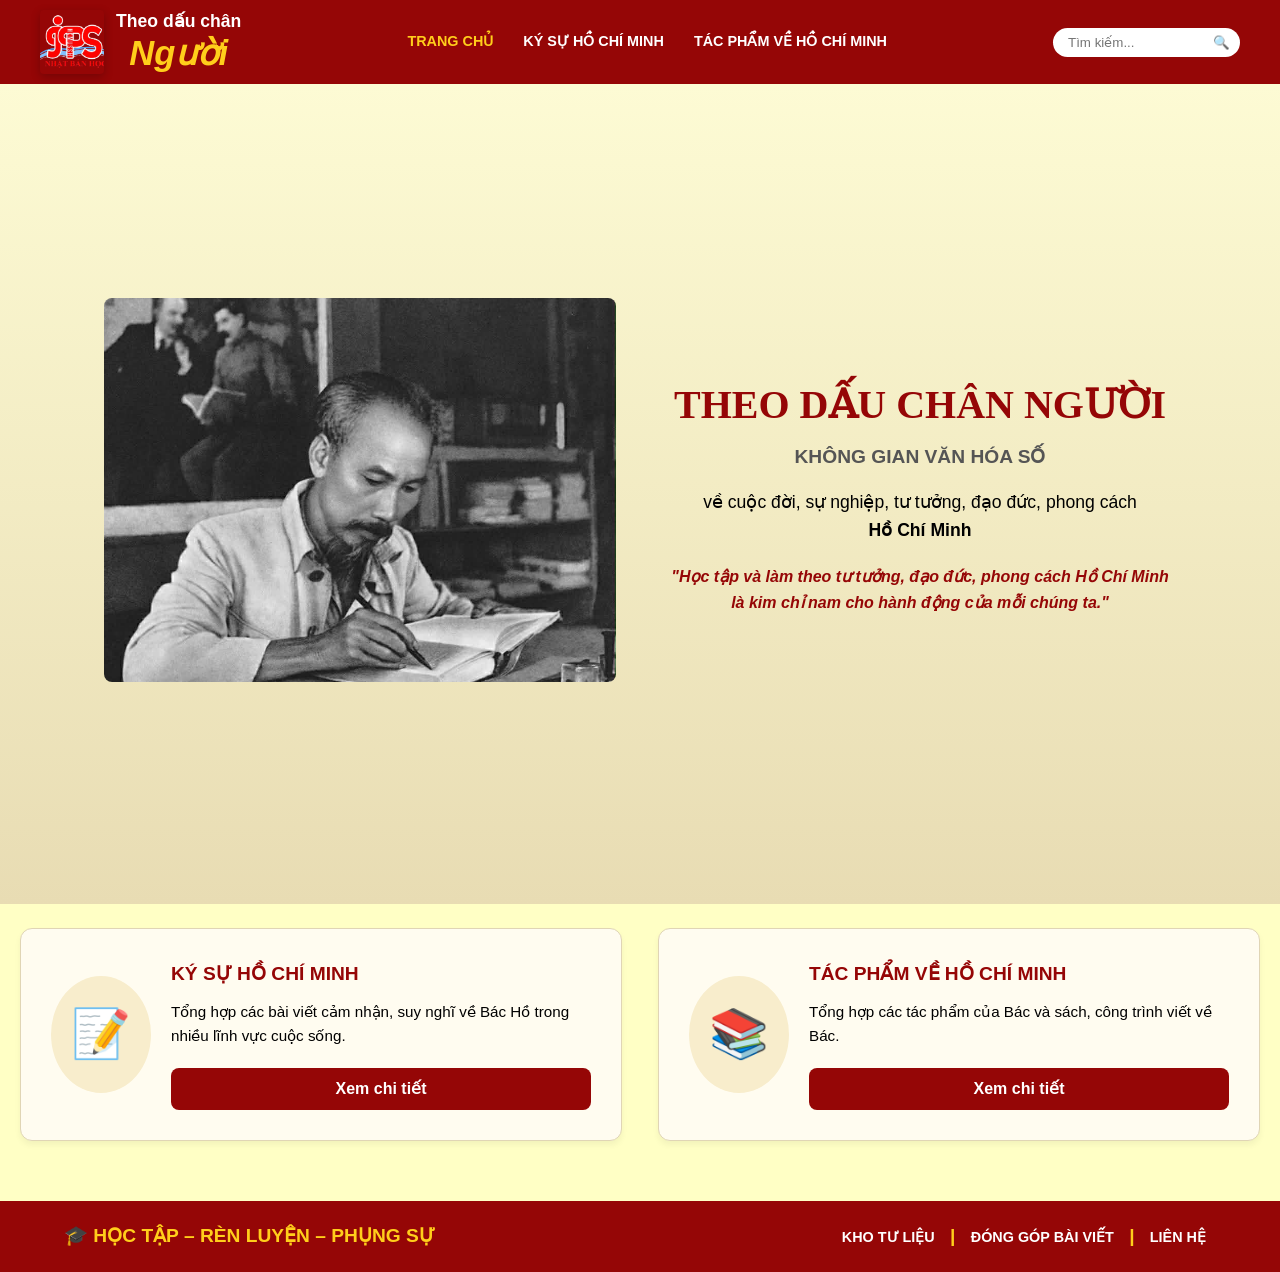
<file: index.html>
<!DOCTYPE html>
<html lang="vi">
<head>
    <meta charset="UTF-8">
    <meta name="viewport" content="width=device-width, initial-scale=1.0">
    <title>Trang Chủ - Theo dấu chân Người</title>
    <link rel="stylesheet" href="style.css">
</head>
<body>

    <header class="main-header">
        <div class="logo">
            <img src="img/logo.png" alt="Logo">
            <div class="logo-text">Theo dấu chân<br><span class="highlight">Người</span></div>
        </div>
        <nav class="main-nav">
            <a href="index.html" class="active">TRANG CHỦ</a>
            <a href="ky_su.html">KÝ SỰ HỒ CHÍ MINH</a>
            <a href="tac_pham.html">TÁC PHẨM VỀ HỒ CHÍ MINH</a>
        </nav>
        <div class="search-box">
            <input type="text" placeholder="Tìm kiếm...">
            <button type="button">🔍</button>
        </div>
    </header>

    <section class="hero-slider">
        
        <div class="slide active" id="slide-1">
            <div class="slide-content slide-layout-1">
                <div class="slide-image-left">
                    <img src="img/bac_lam_viec.jfif" alt="Bác Hồ làm việc">
                </div>
                <div class="slide-text-center">
                    <h2 class="title-main">THEO DẤU CHÂN NGƯỜI</h2>
                    <h3 class="title-sub">KHÔNG GIAN VĂN HÓA SỐ</h3>
                    <p class="desc">về cuộc đời, sự nghiệp, tư tưởng, đạo đức, phong cách<br><strong>Hồ Chí Minh</strong></p>
                    <p class="quote"><i>"Học tập và làm theo tư tưởng, đạo đức, phong cách Hồ Chí Minh<br>là kim chỉ nam cho hành động của mỗi chúng ta."</i></p>
                    <!-- <div class="lotus-icon">🪷</div> -->
                </div>
            </div>
        </div>

        <div class="slide" id="slide-2">
            <div class="slide-content slide-layout-2">
                <div class="slide-text-left">
                    <h2 class="title-main text-left">GIỚI THIỆU</h2>
                    <p class="desc text-justify">
                        Website là không gian văn hóa số nhằm lưu giữ và lan tỏa những giá trị tư tưởng, đạo đức, phong cách Hồ Chí Minh. Đây là nơi để mỗi đoàn viên, sinh viên học tập, rèn luyện và noi theo tấm gương của Người trong cuộc sống và công việc hằng ngày.
                    </p>
                </div>
                <div class="slide-image-right">
                    <img src="img/nha_san.jfif" alt="Nhà sàn Bác Hồ">
                </div>
            </div>
        </div>

    </section>

    <div class="container overlap-cards">
        <div class="grid-2">
            <div class="card feature-card">
                <div class="card-icon">📝</div>
                <div class="card-content">
                    <h3 class="card-title">KÝ SỰ HỒ CHÍ MINH</h3>
                    <p class="card-desc">Tổng hợp các bài viết cảm nhận, suy nghĩ về Bác Hồ trong nhiều lĩnh vực cuộc sống.</p>
                    <a href="ky_su.html" class="btn btn-dark-red">Xem chi tiết</a>
                </div>
            </div>

            <div class="card feature-card">
                <div class="card-icon">📚</div>
                <div class="card-content">
                    <h3 class="card-title">TÁC PHẨM VỀ HỒ CHÍ MINH</h3>
                    <p class="card-desc">Tổng hợp các tác phẩm của Bác và sách, công trình viết về Bác.</p>
                    <a href="tac_pham.html" class="btn btn-dark-red">Xem chi tiết</a>
                </div>
            </div>
        </div>
    </div>

    <footer class="main-footer">
        <div class="footer-left">
            <span>🎓 HỌC TẬP – RÈN LUYỆN – PHỤNG SỰ</span>
        </div>
        <div class="footer-right">
            <a href="#">Kho tư liệu</a> | 
            <a href="https://www.facebook.com/DoanHoiNBH.hcmussh">Đóng góp bài viết</a> | 
            <a href="mailto:dtn.nhatbanhoc@hcmussh.edu.vn">Liên hệ</a>
        </div>
    </footer>

    <script>
        document.addEventListener("DOMContentLoaded", function() {
            const slides = document.querySelectorAll('.slide');
            let currentSlide = 0;

            setInterval(() => {
                // Tắt slide hiện tại
                slides[currentSlide].classList.remove('active');
                
                // Chuyển sang slide tiếp theo (Nếu đến cuối thì quay lại 0)
                currentSlide = (currentSlide + 1) % slides.length;
                
                // Bật slide mới
                slides[currentSlide].classList.add('active');
            }, 5000); // 5000 milliseconds = 5 giây
        });
    </script>
</body>
</html>
</file>
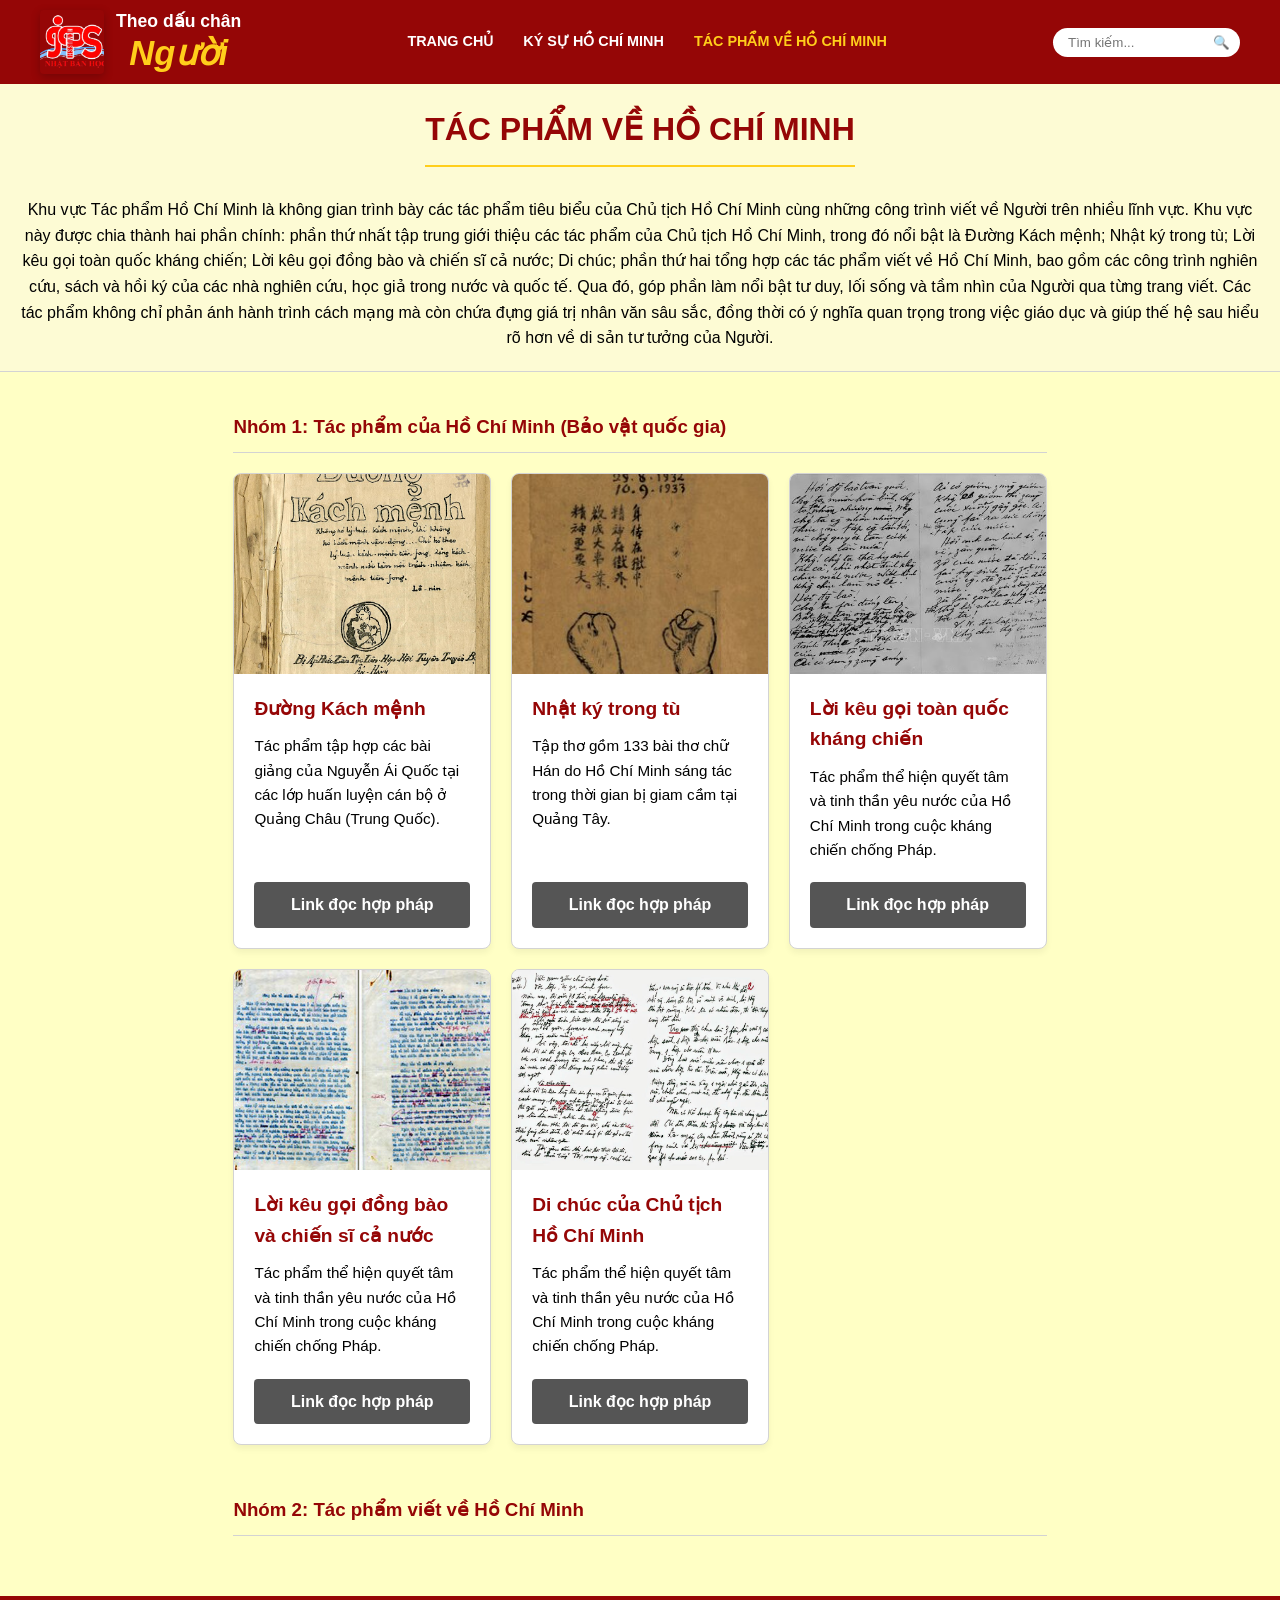
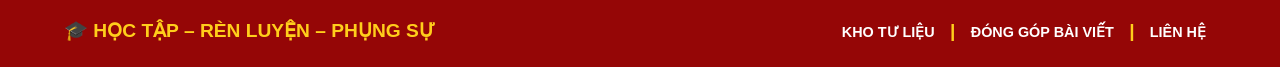
<file: tac_pham.html>
<!DOCTYPE html>
<html lang="vi">
<head>
    <meta charset="UTF-8">
    <meta name="viewport" content="width=device-width, initial-scale=1.0">
    <title>Tác phẩm về Hồ Chí Minh - Theo dấu chân Người</title>
    <link rel="stylesheet" href="style.css">
</head>
<body>

    <!-- <header>
        <h1>Không gian văn hóa Hồ Chí Minh</h1>
        <h2>Theo dấu chân Người</h2>
    </header> -->

    <header class="main-header">
        <div class="logo">
            <img src="img/logo.png" alt="Logo">
            <div class="logo-text">Theo dấu chân<br><span class="highlight">Người</span></div>
        </div>
        <nav class="main-nav">
            <a href="index.html">TRANG CHỦ</a>
            <a href="ky_su.html">KÝ SỰ HỒ CHÍ MINH</a>
            <a href="tac_pham.html" class="active">TÁC PHẨM VỀ HỒ CHÍ MINH</a>
        </nav>
        <div class="search-box">
            <input type="text" placeholder="Tìm kiếm...">
            <button type="button">🔍</button>
        </div>
    </header>


    <!-- <nav>
        <a href="index.html">Trang chủ</a>
        <a href="ky_su.html">Ký sự HCM</a>
        <a href="tac_pham.html" style="color: var(--accent-yellow);">Tác phẩm về HCM</a>
    </nav> -->

    <div class="banner" style="padding: 20px;">
        <h2 class="section-title">Tác phẩm về Hồ Chí Minh</h2>
        <p>Khu vực Tác phẩm Hồ Chí Minh là không gian trình bày các tác phẩm tiêu biểu của Chủ tịch Hồ Chí Minh cùng những công trình viết về Người trên nhiều lĩnh vực. Khu vực này được chia thành hai phần chính: phần thứ nhất tập trung giới thiệu các tác phẩm của Chủ tịch Hồ Chí Minh, trong đó nổi bật là Đường Kách mệnh; Nhật ký trong tù; Lời kêu gọi toàn quốc kháng chiến; Lời kêu gọi đồng bào và chiến sĩ cả nước; Di chúc; phần thứ hai tổng hợp các tác phẩm viết về Hồ Chí Minh, bao gồm các công trình nghiên cứu, sách và hồi ký của các nhà nghiên cứu, học giả trong nước và quốc tế. Qua đó, góp phần làm nổi bật tư duy, lối sống và tầm nhìn của Người qua từng trang viết. Các tác phẩm không chỉ phản ánh hành trình cách mạng mà còn chứa đựng giá trị nhân văn sâu sắc, đồng thời có ý nghĩa quan trọng trong việc giáo dục và giúp thế hệ sau hiểu rõ hơn về di sản tư tưởng của Người.
</p>
        <!-- <p style="color: var(--main-red); font-size: 0.9rem; margin-top: 10px;"><i>*Lưu ý: Không đăng tải file PDF nếu chưa rõ bản quyền. Tài liệu dưới đây ưu tiên giới thiệu sách và dẫn link nguồn chính thống hợp pháp. Tài liệu chỉ mang tính tham khảo.</i></p> -->
    </div>

    <div class="container">
        
        <h3 style="color: var(--main-red); border-bottom: 1px solid var(--divider); padding-bottom: 10px; margin-bottom: 20px;">Nhóm 1: Tác phẩm của Hồ Chí Minh (Bảo vật quốc gia)</h3>
        <div class="grid-3" style="margin-bottom: 50px;">
            <div class="card">
                <img src="img/duongkachmenh.png" alt="Đường Kách mệnh">
                <div class="card-content">
                    <h3 class="card-title">Đường Kách mệnh</h3>
                    <p class="card-desc">Tác phẩm tập hợp các bài giảng của Nguyễn Ái Quốc tại các lớp huấn luyện cán bộ ở Quảng Châu (Trung Quốc).</p>
                    <a href="tac_pham/duong_kach_menh.html" class="btn" style="background-color: #555;">Link đọc hợp pháp</a>
                </div>
            </div>

            <div class="card">
                <img src="img\nhatkytrongtu.png" alt="Nhật ký trong tù">
                <div class="card-content">
                    <h3 class="card-title">Nhật ký trong tù</h3>
                    <p class="card-desc">Tập thơ gồm 133 bài thơ chữ Hán do Hồ Chí Minh sáng tác trong thời gian bị giam cầm tại Quảng Tây.</p>
                    <a href="tac_pham/nhat_ky_trong_tu.html" class="btn" style="background-color: #555;">Link đọc hợp pháp</a>
                </div>
            </div>

            <div class="card">
                <img src="img\loikeugoitoanquockhangchien.jpg" alt="Lời kêu gọi toàn quốc kháng chiến">
                <div class="card-content">
                    <h3 class="card-title">Lời kêu gọi toàn quốc kháng chiến</h3>
                    <p class="card-desc">Tác phẩm thể hiện quyết tâm và tinh thần yêu nước của Hồ Chí Minh trong cuộc kháng chiến chống Pháp.</p>
                    <a href="tac_pham/loi_kieu_goi_toan_quoc_khang_chien.html" class="btn" style="background-color: #555;">Link đọc hợp pháp</a>
                </div>
            </div>

            <div class="card">
                <img src="img/loikeugoichiensi.png" alt="Lời kêu gọi đồng bào và chiến sĩ cả nước">
                <div class="card-content">
                    <h3 class="card-title">Lời kêu gọi đồng bào và chiến sĩ cả nước</h3>
                    <p class="card-desc">Tác phẩm thể hiện quyết tâm và tinh thần yêu nước của Hồ Chí Minh trong cuộc kháng chiến chống Pháp.</p>
                    <a href="tac_pham/loi_kieu_goi_dong_bao_va_chien_si_ca_nuoc.html" class="btn" style="background-color: #555;">Link đọc hợp pháp</a>
                </div>
            </div>

            <div class="card">
                <img src="img/dichuc.png" alt="Di chúc của Chủ tịch Hồ Chí Minh">
                <div class="card-content">
                    <h3 class="card-title">Di chúc của Chủ tịch Hồ Chí Minh</h3>
                    <p class="card-desc">Tác phẩm thể hiện quyết tâm và tinh thần yêu nước của Hồ Chí Minh trong cuộc kháng chiến chống Pháp.</p>
                    <a href="tac_pham/di_chuc.html" class="btn" style="background-color: #555;">Link đọc hợp pháp</a>
                </div>
            </div>

        </div>

        <h3 style="color: var(--main-red); border-bottom: 1px solid var(--divider); padding-bottom: 10px; margin-bottom: 20px;">Nhóm 2: Tác phẩm viết về Hồ Chí Minh</h3>
        <!-- <div class="grid-3">
            <div class="card">
                <img src="bup-sen-xanh.jpg" alt="Búp sen xanh">
                <div class="card-content">
                    <h3 class="card-title">Búp sen xanh (Sơn Tùng)</h3>
                    <p class="card-desc">Tiểu thuyết lịch sử viết về thời thơ ấu và tuổi trẻ của Chủ tịch Hồ Chí Minh.</p>
                    <a href="bup_sen_xanh.html" class="btn" style="background-color: #555;">Giới thiệu sách</a>
                </div>
            </div>
            <div class="card">
                <img src="ho-chi-minh-tieu-su.jpg" alt="Hồ Chí Minh - Một biên niên sử">
                <div class="card-content">
                    <h3 class="card-title">Hồ Chí Minh - Tiểu sử</h3>
                    <p class="card-desc">Tài liệu nghiên cứu chi tiết về hành trình cứu nước của Người.</p>
                    <a href="ho_chi_minh_tieu_su.html" class="btn" style="background-color: #555;">Giới thiệu sách</a>
                </div>
            </div>
        </div> -->

    </div>

    <footer class="main-footer">
        <div class="footer-left">
            <span>🎓 HỌC TẬP – RÈN LUYỆN – PHỤNG SỰ</span>
        </div>
        <div class="footer-right">
            <a href="#">Kho tư liệu</a> | 
            <a href="https://www.facebook.com/DoanHoiNBH.hcmussh">Đóng góp bài viết</a> | 
            <a href="mailto:dtn.nhatbanhoc@hcmussh.edu.vn">Liên hệ</a>
        </div>
    </footer>
</body>
</html>
</file>
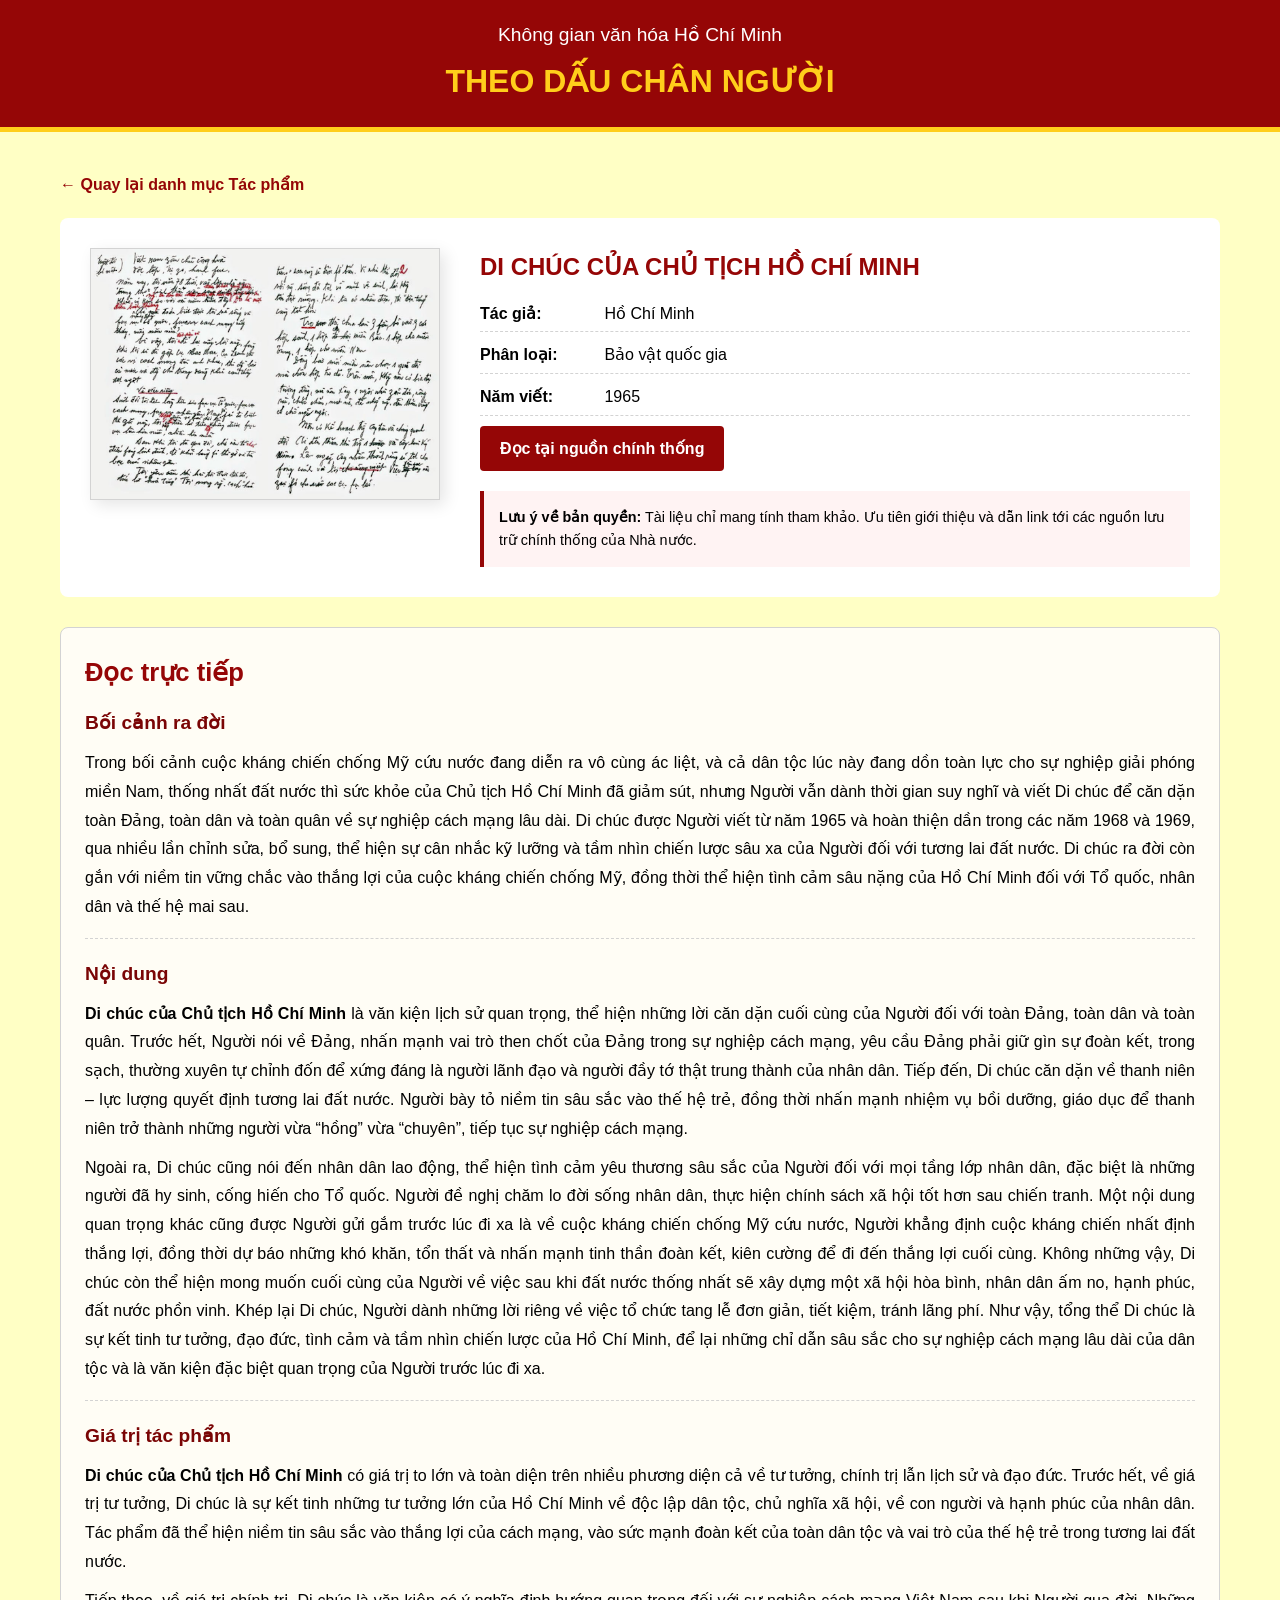
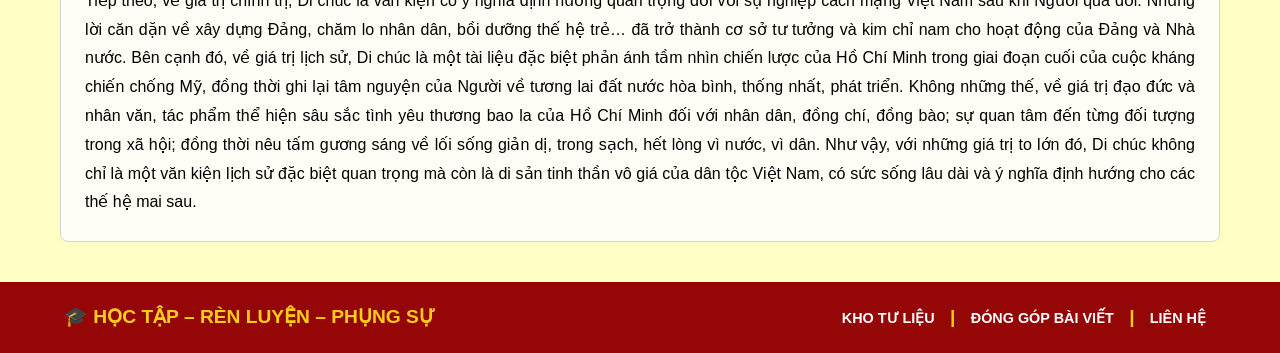
<file: tac_pham/di_chuc.html>
<!DOCTYPE html>
<html lang="vi">
<head>
    <meta charset="UTF-8">
    <meta name="viewport" content="width=device-width, initial-scale=1.0">
    <title>Chi tiết tác phẩm - Theo dấu chân Người</title>
    <link rel="stylesheet" href="../style.css">
    <style>
        .book-detail {
            display: grid;
            grid-template-columns: 350px 1fr;
            gap: 40px;
            background: white;
            padding: 30px;
            border-radius: 8px;
        }
        @media (max-width: 768px) {
            .book-detail { grid-template-columns: 1fr; }
        }
        .book-cover img {
            width: 100%;
            border: 1px solid var(--divider);
            box-shadow: 5px 5px 15px rgba(0,0,0,0.1);
        }
        .book-info h2 { color: var(--main-red); margin-bottom: 15px; }
        .info-row { margin-bottom: 10px; border-bottom: 1px dashed var(--divider); padding-bottom: 5px; }
        .info-label { font-weight: bold; width: 120px; display: inline-block; }
        .copyright-note {
            background: #fff3f3;
            padding: 15px;
            border-left: 4px solid var(--main-red);
            margin-top: 20px;
            font-size: 0.9rem;
        }
        .direct-reading {
            margin-top: 30px;
            background: #fffdf5;
            border: 1px solid var(--divider);
            border-radius: 8px;
            padding: 24px;
        }
        .direct-reading h3 {
            color: var(--main-red);
            margin-bottom: 15px;
            font-size: 1.6rem;
        }
        .reading-section {
            margin-bottom: 20px;
            padding-bottom: 16px;
            border-bottom: 1px dashed var(--divider);
        }
        .reading-section:last-child {
            margin-bottom: 0;
            padding-bottom: 0;
            border-bottom: none;
        }
        .reading-section h4 {
            color: #7a0505;
            margin-bottom: 10px;
            font-size: 1.2rem;
        }
        .reading-section p {
            text-align: justify;
            line-height: 1.8;
            margin-bottom: 10px;
        }
        .reading-section p:last-child {
            margin-bottom: 0;
        }
    </style>
</head>
<body>

    <header>
        <h1>Không gian văn hóa Hồ Chí Minh</h1>
        <h2>Theo dấu chân Người</h2>
    </header>

    <div class="container">
        <a href="../tac_pham.html" class="back-link" style="display: inline-block; margin-bottom: 20px; color: var(--main-red); text-decoration: none; font-weight: bold;">← Quay lại danh mục Tác phẩm</a>
        
        <div class="book-detail">
            <div class="book-cover">
                <img src="../img/dichuc.png" alt="Bìa sách Di Chúc">
            </div>
            <div class="book-info">
                <h2>DI CHÚC CỦA CHỦ TỊCH HỒ CHÍ MINH</h2>
                <div class="info-row"><span class="info-label">Tác giả:</span> Hồ Chí Minh</div>
                <div class="info-row"><span class="info-label">Phân loại:</span> Bảo vật quốc gia</div>
                <div class="info-row"><span class="info-label">Năm viết:</span> 1965  </div>
                
                <!-- <p style="margin: 20px 0; text-align: justify;">
                    Tập thơ gồm 133 bài thơ bằng chữ Hán, phản ánh tâm hồn cao đẹp, nghị lực phi thường và trí tuệ anh minh của Người trong thời gian bị chính quyền Tưởng Giới Thạch giam cầm.
                </p> -->

                <a href="https://baochinhphu.vn/toan-van-di-chuc-cua-chu-tich-ho-chi-minh-102169104.htm" target="_blank" class="btn">Đọc tại nguồn chính thống</a>

                <div class="copyright-note">
                    <strong>Lưu ý về bản quyền:</strong> Tài liệu chỉ mang tính tham khảo. Ưu tiên giới thiệu và dẫn link tới các nguồn lưu trữ chính thống của Nhà nước.
                </div>
            </div>
        </div>

        <section class="direct-reading">
            <h3>Đọc trực tiếp</h3>

            <article class="reading-section">
                <h4>Bối cảnh ra đời</h4>
                <p>
                    Trong bối cảnh cuộc kháng chiến chống Mỹ cứu nước đang diễn ra vô cùng ác liệt, và cả dân tộc lúc này đang dồn toàn lực cho sự nghiệp giải phóng miền Nam, thống nhất đất nước thì sức khỏe của Chủ tịch Hồ Chí Minh đã giảm sút, nhưng Người vẫn dành thời gian suy nghĩ và viết Di chúc để căn dặn toàn Đảng, toàn dân và toàn quân về sự nghiệp cách mạng lâu dài. Di chúc được Người viết từ năm 1965 và hoàn thiện dần trong các năm 1968 và 1969, qua nhiều lần chỉnh sửa, bổ sung, thể hiện sự cân nhắc kỹ lưỡng và tầm nhìn chiến lược sâu xa của Người đối với tương lai đất nước. Di chúc ra đời còn gắn với niềm tin vững chắc vào thắng lợi của cuộc kháng chiến chống Mỹ, đồng thời thể hiện tình cảm sâu nặng của Hồ Chí Minh đối với Tổ quốc, nhân dân và thế hệ mai sau. 
                </p>
            </article>

            <article class="reading-section">
                <h4>Nội dung</h4>
                <p>
                    <strong>Di chúc của Chủ tịch Hồ Chí Minh</strong> là văn kiện lịch sử quan trọng, thể hiện những lời căn dặn cuối cùng của Người đối với toàn Đảng, toàn dân và toàn quân. Trước hết, Người nói về Đảng, nhấn mạnh vai trò then chốt của Đảng trong sự nghiệp cách mạng, yêu cầu Đảng phải giữ gìn sự đoàn kết, trong sạch, thường xuyên tự chỉnh đốn để xứng đáng là người lãnh đạo và người đầy tớ thật trung thành của nhân dân. Tiếp đến, Di chúc căn dặn về thanh niên – lực lượng quyết định tương lai đất nước. Người bày tỏ niềm tin sâu sắc vào thế hệ trẻ, đồng thời nhấn mạnh nhiệm vụ bồi dưỡng, giáo dục để thanh niên trở thành những người vừa “hồng” vừa “chuyên”, tiếp tục sự nghiệp cách mạng.
                </p>
                <p>
                    Ngoài ra, Di chúc cũng nói đến nhân dân lao động, thể hiện tình cảm yêu thương sâu sắc của Người đối với mọi tầng lớp nhân dân, đặc biệt là những người đã hy sinh, cống hiến cho Tổ quốc. Người đề nghị chăm lo đời sống nhân dân, thực hiện chính sách xã hội tốt hơn sau chiến tranh. Một nội dung quan trọng khác cũng được Người gửi gắm trước lúc đi xa là về cuộc kháng chiến chống Mỹ cứu nước, Người khẳng định cuộc kháng chiến nhất định thắng lợi, đồng thời dự báo những khó khăn, tổn thất và nhấn mạnh tinh thần đoàn kết, kiên cường để đi đến thắng lợi cuối cùng. Không những vậy, Di chúc còn thể hiện mong muốn cuối cùng của Người về việc sau khi đất nước thống nhất sẽ xây dựng một xã hội hòa bình, nhân dân ấm no, hạnh phúc, đất nước phồn vinh. Khép lại Di chúc, Người dành những lời riêng về việc tổ chức tang lễ đơn giản, tiết kiệm, tránh lãng phí. Như vậy, tổng thể Di chúc là sự kết tinh tư tưởng, đạo đức, tình cảm và tầm nhìn chiến lược của Hồ Chí Minh, để lại những chỉ dẫn sâu sắc cho sự nghiệp cách mạng lâu dài của dân tộc và là văn kiện đặc biệt quan trọng của Người trước lúc đi xa.
                </p>
            </article>

            <article class="reading-section">
                <h4>Giá trị tác phẩm</h4>
                <p>
                    <strong>Di chúc của Chủ tịch Hồ Chí Minh</strong> có giá trị to lớn và toàn diện trên nhiều phương diện cả về tư tưởng, chính trị lẫn lịch sử và đạo đức. Trước hết, về giá trị tư tưởng, Di chúc là sự kết tinh những tư tưởng lớn của Hồ Chí Minh về độc lập dân tộc, chủ nghĩa xã hội, về con người và hạnh phúc của nhân dân. Tác phẩm đã thể hiện niềm tin sâu sắc vào thắng lợi của cách mạng, vào sức mạnh đoàn kết của toàn dân tộc và vai trò của thế hệ trẻ trong tương lai đất nước.
                </p>
                <p>
                    Tiếp theo, về giá trị chính trị, Di chúc là văn kiện có ý nghĩa định hướng quan trọng đối với sự nghiệp cách mạng Việt Nam sau khi Người qua đời. Những lời căn dặn về xây dựng Đảng, chăm lo nhân dân, bồi dưỡng thế hệ trẻ… đã trở thành cơ sở tư tưởng và kim chỉ nam cho hoạt động của Đảng và Nhà nước. Bên cạnh đó, về giá trị lịch sử, Di chúc là một tài liệu đặc biệt phản ánh tầm nhìn chiến lược của Hồ Chí Minh trong giai đoạn cuối của cuộc kháng chiến chống Mỹ, đồng thời ghi lại tâm nguyện của Người về tương lai đất nước hòa bình, thống nhất, phát triển. Không những thế, về giá trị đạo đức và nhân văn, tác phẩm thể hiện sâu sắc tình yêu thương bao la của Hồ Chí Minh đối với nhân dân, đồng chí, đồng bào; sự quan tâm đến từng đối tượng trong xã hội; đồng thời nêu tấm gương sáng về lối sống giản dị, trong sạch, hết lòng vì nước, vì dân. Như vậy, với những giá trị to lớn đó, Di chúc không chỉ là một văn kiện lịch sử đặc biệt quan trọng mà còn là di sản tinh thần vô giá của dân tộc Việt Nam, có sức sống lâu dài và ý nghĩa định hướng cho các thế hệ mai sau.
                </p>
            </article>
        </section>
    </div>

    <footer class="main-footer">
        <div class="footer-left">
            <span>🎓 HỌC TẬP – RÈN LUYỆN – PHỤNG SỰ</span>
        </div>
        <div class="footer-right">
            <a href="#">Kho tư liệu</a> | 
            <a href="https://www.facebook.com/DoanHoiNBH.hcmussh">Đóng góp bài viết</a> | 
            <a href="mailto:dtn.nhatbanhoc@hcmussh.edu.vn">Liên hệ</a>
        </div>
    </footer>

</body>
</html>
</file>
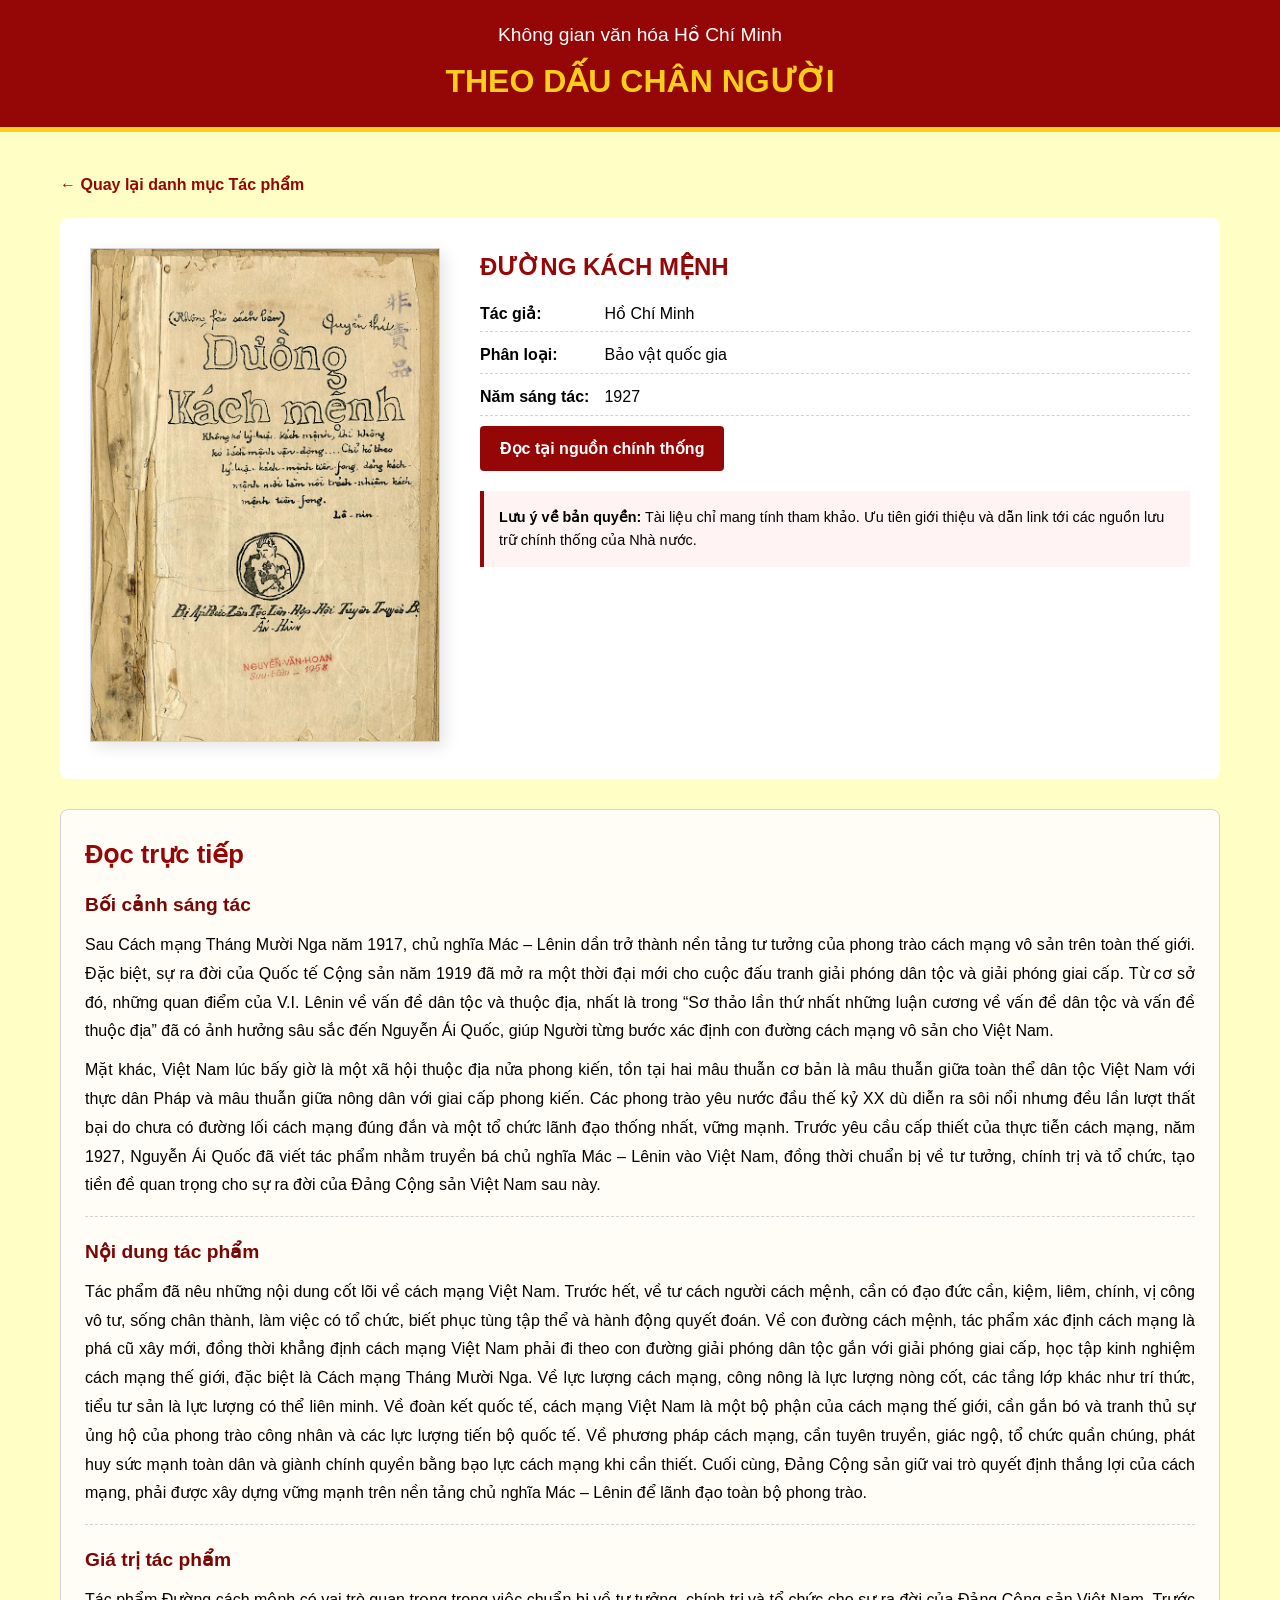
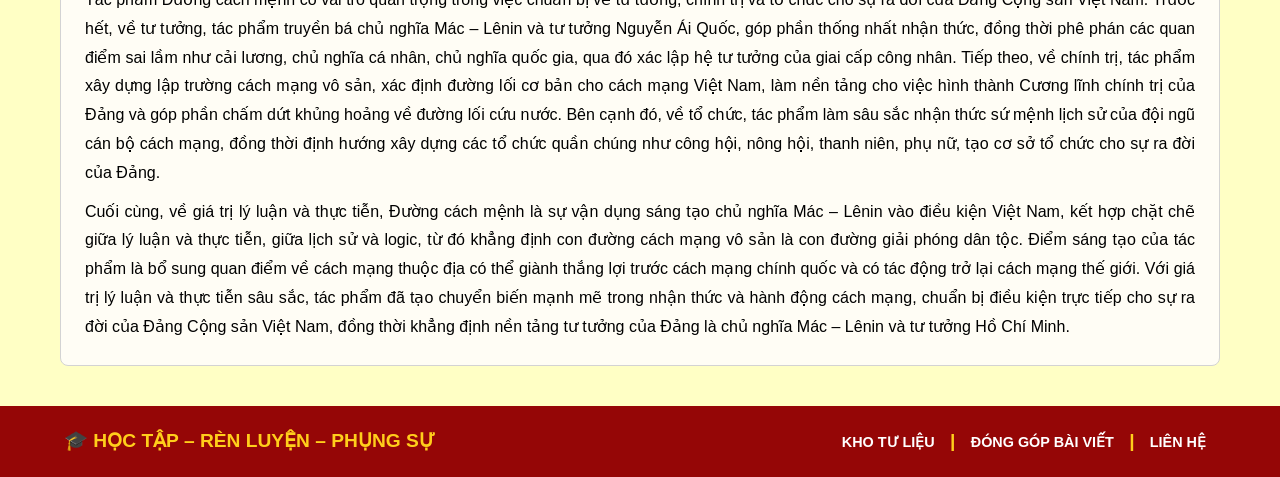
<file: tac_pham/duong_kach_menh.html>
<!DOCTYPE html>
<html lang="vi">
<head>
    <meta charset="UTF-8">
    <meta name="viewport" content="width=device-width, initial-scale=1.0">
    <title>Chi tiết tác phẩm - Theo dấu chân Người</title>
    <link rel="stylesheet" href="../style.css">
    <style>
        .book-detail {
            display: grid;
            grid-template-columns: 350px 1fr;
            gap: 40px;
            background: white;
            padding: 30px;
            border-radius: 8px;
        }
        @media (max-width: 768px) {
            .book-detail { grid-template-columns: 1fr; }
        }
        .book-cover img {
            width: 100%;
            border: 1px solid var(--divider);
            box-shadow: 5px 5px 15px rgba(0,0,0,0.1);
        }
        .book-info h2 { color: var(--main-red); margin-bottom: 15px; }
        .info-row { margin-bottom: 10px; border-bottom: 1px dashed var(--divider); padding-bottom: 5px; }
        .info-label { font-weight: bold; width: 120px; display: inline-block; }
        .copyright-note {
            background: #fff3f3;
            padding: 15px;
            border-left: 4px solid var(--main-red);
            margin-top: 20px;
            font-size: 0.9rem;
        }
        .direct-reading {
            margin-top: 30px;
            background: #fffdf5;
            border: 1px solid var(--divider);
            border-radius: 8px;
            padding: 24px;
        }
        .direct-reading h3 {
            color: var(--main-red);
            margin-bottom: 15px;
            font-size: 1.6rem;
        }
        .reading-section {
            margin-bottom: 20px;
            padding-bottom: 16px;
            border-bottom: 1px dashed var(--divider);
        }
        .reading-section:last-child {
            margin-bottom: 0;
            padding-bottom: 0;
            border-bottom: none;
        }
        .reading-section h4 {
            color: #7a0505;
            margin-bottom: 10px;
            font-size: 1.2rem;
        }
        .reading-section p {
            text-align: justify;
            line-height: 1.8;
            margin-bottom: 10px;
        }
        .reading-section p:last-child {
            margin-bottom: 0;
        }
    </style>
</head>
<body>

    <header>
        <h1>Không gian văn hóa Hồ Chí Minh</h1>
        <h2>Theo dấu chân Người</h2>
    </header>

    <div class="container">
        <a href="../tac_pham.html" class="back-link" style="display: inline-block; margin-bottom: 20px; color: var(--main-red); text-decoration: none; font-weight: bold;">← Quay lại danh mục Tác phẩm</a>
        
        <div class="book-detail">
            <div class="book-cover">
                <img src="../img/duongkachmenh.png" alt="Bìa sách Đường Kách Mệnh">
            </div>
            <div class="book-info">
                <h2>ĐƯỜNG KÁCH MỆNH</h2>
                <div class="info-row"><span class="info-label">Tác giả:</span> Hồ Chí Minh</div>
                <div class="info-row"><span class="info-label">Phân loại:</span> Bảo vật quốc gia</div>
                <div class="info-row"><span class="info-label">Năm sáng tác:</span> 1927 </div>
                
                <!-- <p style="margin: 20px 0; text-align: justify;">
                    Tập thơ gồm 133 bài thơ bằng chữ Hán, phản ánh tâm hồn cao đẹp, nghị lực phi thường và trí tuệ anh minh của Người trong thời gian bị chính quyền Tưởng Giới Thạch giam cầm.
                </p> -->

                <a href="Tư liệu về Đường Kách Mệnh" target="_blank" class="btn">Đọc tại nguồn chính thống</a>

                <div class="copyright-note">
                    <strong>Lưu ý về bản quyền:</strong> Tài liệu chỉ mang tính tham khảo. Ưu tiên giới thiệu và dẫn link tới các nguồn lưu trữ chính thống của Nhà nước.
                </div>
            </div>
        </div>

        <section class="direct-reading">
            <h3>Đọc trực tiếp</h3>

            <article class="reading-section">
                <h4>Bối cảnh sáng tác</h4>
                <p>
                    Sau Cách mạng Tháng Mười Nga năm 1917, chủ nghĩa Mác – Lênin dần trở thành nền tảng tư tưởng của phong trào cách mạng vô sản trên toàn thế giới. Đặc biệt, sự ra đời của Quốc tế Cộng sản năm 1919 đã mở ra một thời đại mới cho cuộc đấu tranh giải phóng dân tộc và giải phóng giai cấp. 
                    Từ cơ sở đó, những quan điểm của V.I. Lênin về vấn đề dân tộc và thuộc địa, nhất là trong “Sơ thảo lần thứ nhất những luận cương về vấn đề dân tộc và vấn đề thuộc địa” đã có ảnh hưởng sâu sắc đến Nguyễn Ái Quốc, giúp Người từng bước xác định con đường cách mạng vô sản cho Việt Nam.
                </p>
                <p>
                    Mặt khác, Việt Nam lúc bấy giờ là một xã hội thuộc địa nửa phong kiến, tồn tại hai mâu thuẫn cơ bản là mâu thuẫn giữa toàn thể dân tộc Việt Nam với thực dân Pháp và mâu thuẫn giữa nông dân với giai cấp phong kiến. Các phong trào yêu nước đầu thế kỷ XX dù diễn ra sôi nổi nhưng đều lần lượt thất bại do chưa có đường lối cách mạng đúng đắn và một tổ chức lãnh đạo thống nhất, vững mạnh. 
                    Trước yêu cầu cấp thiết của thực tiễn cách mạng, năm 1927, Nguyễn Ái Quốc đã viết tác phẩm nhằm truyền bá chủ nghĩa Mác – Lênin vào Việt Nam, đồng thời chuẩn bị về tư tưởng, chính trị và tổ chức, tạo tiền đề quan trọng cho sự ra đời của Đảng Cộng sản Việt Nam sau này.
                </p>
            </article>

            <article class="reading-section">
                <h4>Nội dung tác phẩm</h4>
                <p>
                    Tác phẩm đã nêu những nội dung cốt lõi về cách mạng Việt Nam. Trước hết, về tư cách người cách mệnh, cần có đạo đức cần, kiệm, liêm, chính, vị công vô tư, sống chân thành, làm việc có tổ chức, biết phục tùng tập thể và hành động quyết đoán. 
                    Về con đường cách mệnh, tác phẩm xác định cách mạng là phá cũ xây mới, đồng thời khẳng định cách mạng Việt Nam phải đi theo con đường giải phóng dân tộc gắn với giải phóng giai cấp, học tập kinh nghiệm cách mạng thế giới, đặc biệt là Cách mạng Tháng Mười Nga. Về lực lượng cách mạng, công nông là lực lượng nòng cốt, các tầng lớp khác như trí thức, tiểu tư sản là lực lượng có thể liên minh. 
                    Về đoàn kết quốc tế, cách mạng Việt Nam là một bộ phận của cách mạng thế giới, cần gắn bó và tranh thủ sự ủng hộ của phong trào công nhân và các lực lượng tiến bộ quốc tế. Về phương pháp cách mạng, cần tuyên truyền, giác ngộ, tổ chức quần chúng, phát huy sức mạnh toàn dân và giành chính quyền bằng bạo lực cách mạng khi cần thiết. Cuối cùng, Đảng Cộng sản giữ vai trò quyết định thắng lợi của cách mạng, phải được xây dựng vững mạnh trên nền tảng chủ nghĩa Mác – Lênin để lãnh đạo toàn bộ phong trào.
                </p>
            </article>

            <article class="reading-section">
                <h4>Giá trị tác phẩm</h4>
                <p>
                    Tác phẩm Đường cách mệnh có vai trò quan trọng trong việc chuẩn bị về tư tưởng, chính trị và tổ chức cho sự ra đời của Đảng Cộng sản Việt Nam. Trước hết, về tư tưởng, tác phẩm truyền bá chủ nghĩa Mác – Lênin và tư tưởng Nguyễn Ái Quốc, góp phần thống nhất nhận thức, đồng thời phê phán các quan điểm sai lầm như cải lương, chủ nghĩa cá nhân, chủ nghĩa quốc gia, qua đó xác lập hệ tư tưởng của giai cấp công nhân. Tiếp theo, về chính trị, tác phẩm xây dựng lập trường cách mạng vô sản, xác định đường lối cơ bản cho cách mạng Việt Nam, làm nền tảng cho việc hình thành Cương lĩnh chính trị của Đảng và góp phần chấm dứt khủng hoảng về đường lối cứu nước. Bên cạnh đó, về tổ chức, tác phẩm làm sâu sắc nhận thức sứ mệnh lịch sử của đội ngũ cán bộ cách mạng, đồng thời định hướng xây dựng các tổ chức quần chúng như công hội, nông hội, thanh niên, phụ nữ, tạo cơ sở tổ chức cho sự ra đời của Đảng.
                </p>    
                <p> 
                    Cuối cùng, về giá trị lý luận và thực tiễn, Đường cách mệnh là sự vận dụng sáng tạo chủ nghĩa Mác – Lênin vào điều kiện Việt Nam, kết hợp chặt chẽ giữa lý luận và thực tiễn, giữa lịch sử và logic, từ đó khẳng định con đường cách mạng vô sản là con đường giải phóng dân tộc. Điểm sáng tạo của tác phẩm là bổ sung quan điểm về cách mạng thuộc địa có thể giành thắng lợi trước cách mạng chính quốc và có tác động trở lại cách mạng thế giới. Với giá trị lý luận và thực tiễn sâu sắc, tác phẩm đã tạo chuyển biến mạnh mẽ trong nhận thức và hành động cách mạng, chuẩn bị điều kiện trực tiếp cho sự ra đời của Đảng Cộng sản Việt Nam, đồng thời khẳng định nền tảng tư tưởng của Đảng là chủ nghĩa Mác – Lênin và tư tưởng Hồ Chí Minh.
                </p>
            </article>
        </section>
    </div>

    <footer class="main-footer">
        <div class="footer-left">
            <span>🎓 HỌC TẬP – RÈN LUYỆN – PHỤNG SỰ</span>
        </div>
        <div class="footer-right">
            <a href="#">Kho tư liệu</a> | 
            <a href="https://www.facebook.com/DoanHoiNBH.hcmussh">Đóng góp bài viết</a> | 
            <a href="mailto:dtn.nhatbanhoc@hcmussh.edu.vn">Liên hệ</a>
        </div>
    </footer>

</body>
</html>
</file>
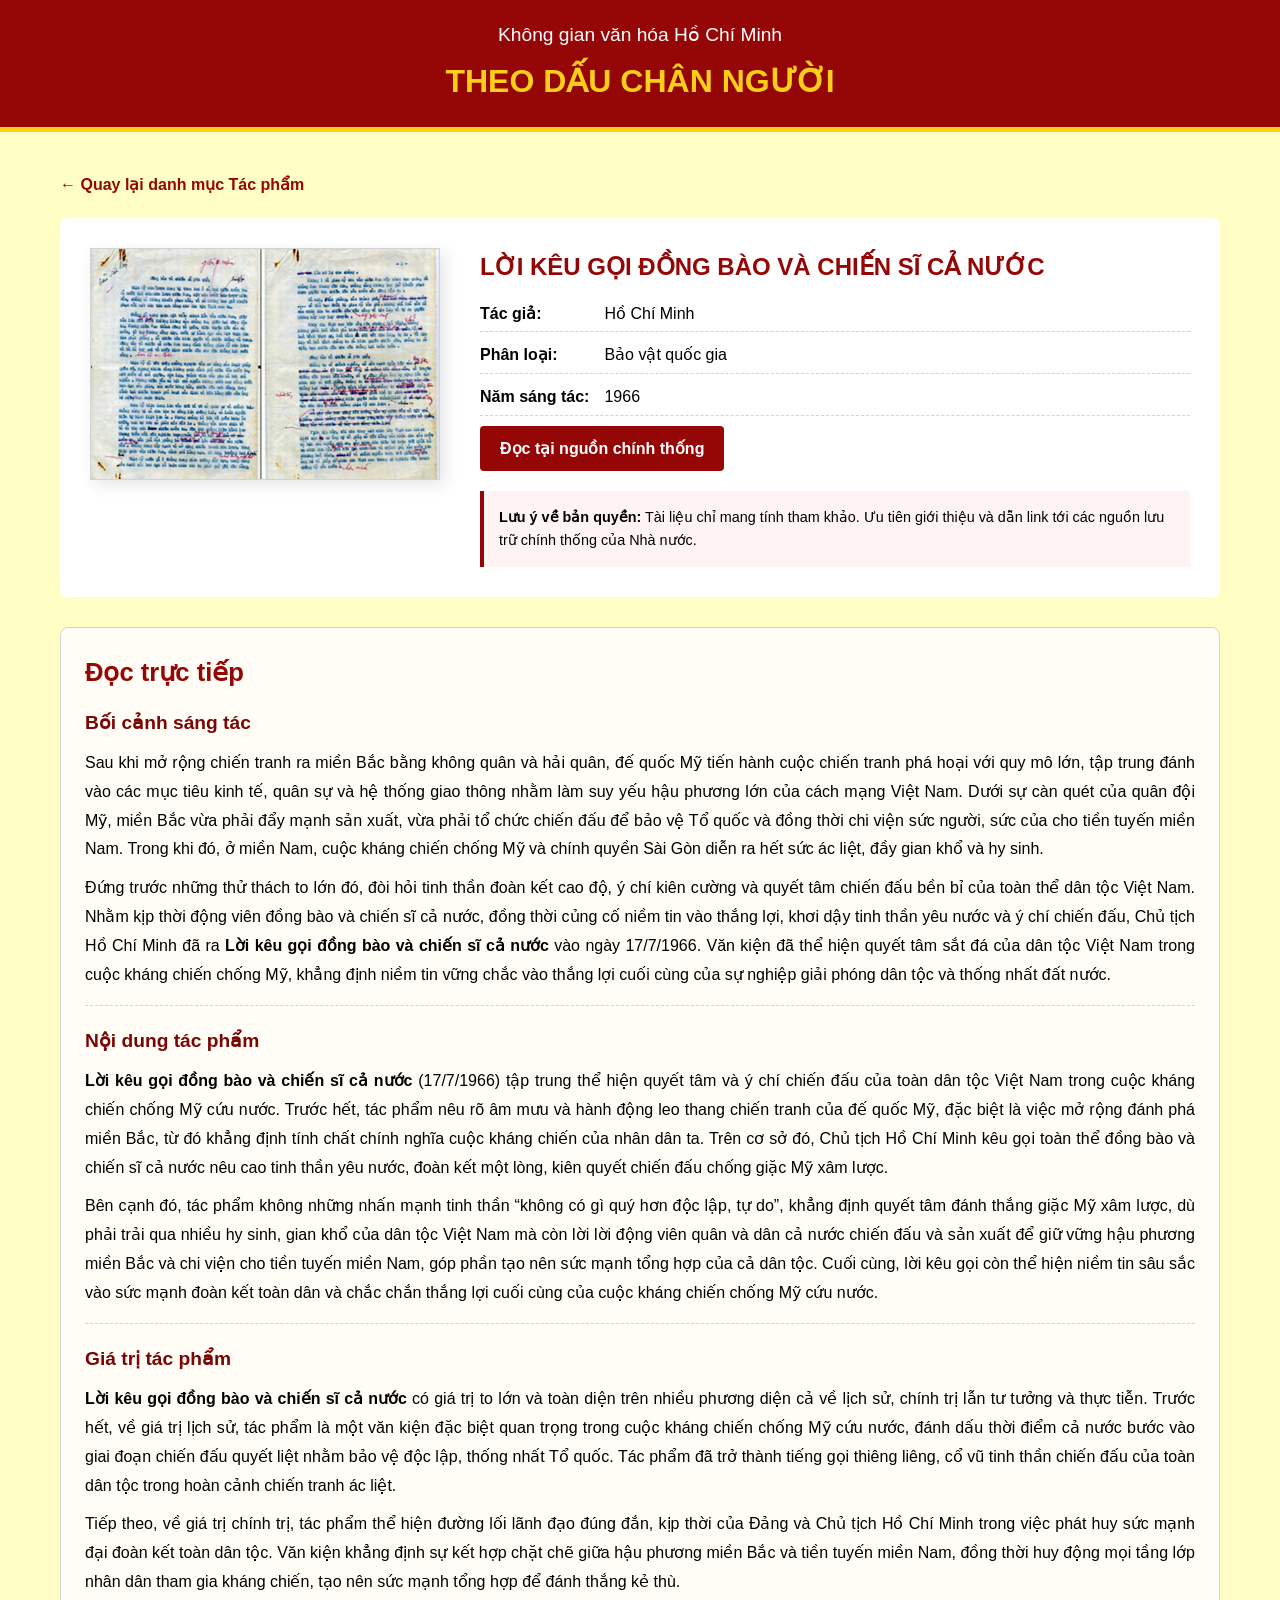
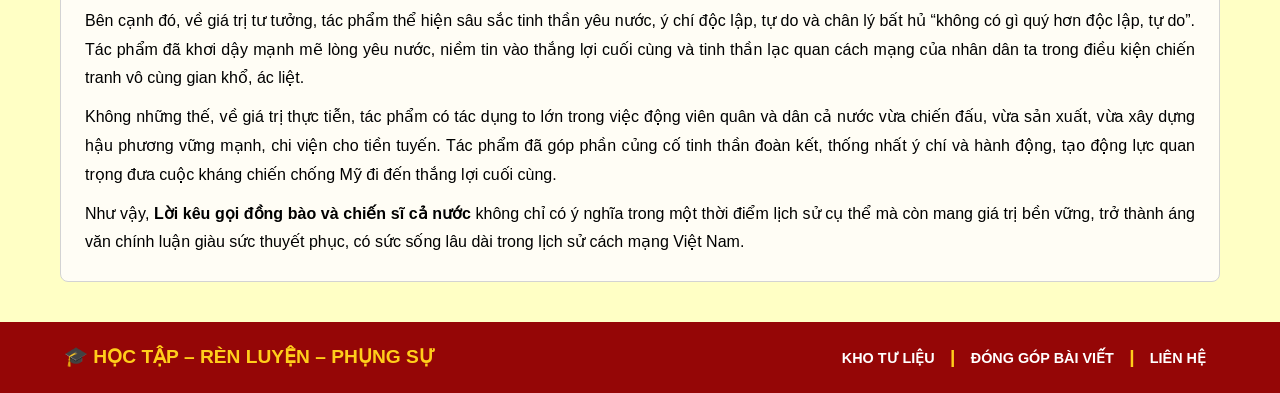
<file: tac_pham/loi_kieu_goi_dong_bao_va_chien_si_ca_nuoc.html>
<!DOCTYPE html>
<html lang="vi">
<head>
    <meta charset="UTF-8">
    <meta name="viewport" content="width=device-width, initial-scale=1.0">
    <title>Chi tiết tác phẩm - Theo dấu chân Người</title>
    <link rel="stylesheet" href="../style.css">
    <style>
        .book-detail {
            display: grid;
            grid-template-columns: 350px 1fr;
            gap: 40px;
            background: white;
            padding: 30px;
            border-radius: 8px;
        }
        @media (max-width: 768px) {
            .book-detail { grid-template-columns: 1fr; }
        }
        .book-cover img {
            width: 100%;
            border: 1px solid var(--divider);
            box-shadow: 5px 5px 15px rgba(0,0,0,0.1);
        }
        .book-info h2 { color: var(--main-red); margin-bottom: 15px; }
        .info-row { margin-bottom: 10px; border-bottom: 1px dashed var(--divider); padding-bottom: 5px; }
        .info-label { font-weight: bold; width: 120px; display: inline-block; }
        .copyright-note {
            background: #fff3f3;
            padding: 15px;
            border-left: 4px solid var(--main-red);
            margin-top: 20px;
            font-size: 0.9rem;
        }
        .direct-reading {
            margin-top: 30px;
            background: #fffdf5;
            border: 1px solid var(--divider);
            border-radius: 8px;
            padding: 24px;
        }
        .direct-reading h3 {
            color: var(--main-red);
            margin-bottom: 15px;
            font-size: 1.6rem;
        }
        .reading-section {
            margin-bottom: 20px;
            padding-bottom: 16px;
            border-bottom: 1px dashed var(--divider);
        }
        .reading-section:last-child {
            margin-bottom: 0;
            padding-bottom: 0;
            border-bottom: none;
        }
        .reading-section h4 {
            color: #7a0505;
            margin-bottom: 10px;
            font-size: 1.2rem;
        }
        .reading-section p {
            text-align: justify;
            line-height: 1.8;
            margin-bottom: 10px;
        }
        .reading-section p:last-child {
            margin-bottom: 0;
        }
    </style>
</head>
<body>

    <header>
        <h1>Không gian văn hóa Hồ Chí Minh</h1>
        <h2>Theo dấu chân Người</h2>
    </header>

    <div class="container">
        <a href="../tac_pham.html" class="back-link" style="display: inline-block; margin-bottom: 20px; color: var(--main-red); text-decoration: none; font-weight: bold;">← Quay lại danh mục Tác phẩm</a>
        
        <div class="book-detail">
            <div class="book-cover">
                <img src="../img/loikeugoichiensi.png" alt="Bìa sách Lời kêu gọi đồng bào và chiến sĩ cả nước">
            </div>
            <div class="book-info">
                <h2>LỜI KÊU GỌI ĐỒNG BÀO VÀ CHIẾN SĨ CẢ NƯỚC</h2>
                <div class="info-row"><span class="info-label">Tác giả:</span> Hồ Chí Minh</div>
                <div class="info-row"><span class="info-label">Phân loại:</span> Bảo vật quốc gia</div>
                <div class="info-row"><span class="info-label">Năm sáng tác:</span> 1966 </div>
                
                <!-- <p style="margin: 20px 0; text-align: justify;">
                    Tập thơ gồm 133 bài thơ bằng chữ Hán, phản ánh tâm hồn cao đẹp, nghị lực phi thường và trí tuệ anh minh của Người trong thời gian bị chính quyền Tưởng Giới Thạch giam cầm.
                </p> -->

                <a href="https://tulieuhochiminh.vnulib.edu.vn/bitstream/VNUHCM/13049/1/4.Loi%20keu%20goi%20dong%20bao%20va%20chien%20si%20ca%20nuoc.pdf" target="_blank" class="btn">Đọc tại nguồn chính thống</a>

                <div class="copyright-note">
                    <strong>Lưu ý về bản quyền:</strong> Tài liệu chỉ mang tính tham khảo. Ưu tiên giới thiệu và dẫn link tới các nguồn lưu trữ chính thống của Nhà nước.
                </div>
            </div>
        </div>

        <section class="direct-reading">
            <h3>Đọc trực tiếp</h3>

            <article class="reading-section">
                <h4>Bối cảnh sáng tác</h4>
                <p>
                    Sau khi mở rộng chiến tranh ra miền Bắc bằng không quân và hải quân, đế quốc Mỹ tiến hành cuộc chiến tranh phá hoại với quy mô lớn, tập trung đánh vào các mục tiêu kinh tế, quân sự và hệ thống giao thông nhằm làm suy yếu hậu phương lớn của cách mạng Việt Nam. Dưới sự càn quét của quân đội Mỹ, miền Bắc vừa phải đẩy mạnh sản xuất, vừa phải tổ chức chiến đấu để bảo vệ Tổ quốc và đồng thời chi viện sức người, sức của cho tiền tuyến miền Nam. Trong khi đó, ở miền Nam, cuộc kháng chiến chống Mỹ và chính quyền Sài Gòn diễn ra hết sức ác liệt, đầy gian khổ và hy sinh. 
                </p>
                <p>
                    Đứng trước những thử thách to lớn đó, đòi hỏi tinh thần đoàn kết cao độ, ý chí kiên cường và quyết tâm chiến đấu bền bỉ của toàn thể dân tộc Việt Nam. Nhằm kịp thời động viên đồng bào và chiến sĩ cả nước, đồng thời củng cố niềm tin vào thắng lợi, khơi dậy tinh thần yêu nước và ý chí chiến đấu, Chủ tịch Hồ Chí Minh đã ra <strong>Lời kêu gọi đồng bào và chiến sĩ cả nước</strong> vào ngày 17/7/1966. Văn kiện đã thể hiện quyết tâm sắt đá của dân tộc Việt Nam trong cuộc kháng chiến chống Mỹ, khẳng định niềm tin vững chắc vào thắng lợi cuối cùng của sự nghiệp giải phóng dân tộc và thống nhất đất nước.
                </p>
            </article>

            <article class="reading-section">
                <h4>Nội dung tác phẩm</h4>
                <p>
                    <strong>Lời kêu gọi đồng bào và chiến sĩ cả nước</strong> (17/7/1966) tập trung thể hiện quyết tâm và ý chí chiến đấu của toàn dân tộc Việt Nam trong cuộc kháng chiến chống Mỹ cứu nước. Trước hết, tác phẩm nêu rõ âm mưu và hành động leo thang chiến tranh của đế quốc Mỹ, đặc biệt là việc mở rộng đánh phá miền Bắc, từ đó khẳng định tính chất chính nghĩa cuộc kháng chiến của nhân dân ta. Trên cơ sở đó, Chủ tịch Hồ Chí Minh kêu gọi toàn thể đồng bào và chiến sĩ cả nước nêu cao tinh thần yêu nước, đoàn kết một lòng, kiên quyết chiến đấu chống giặc Mỹ xâm lược.
                </p>
                <p>
                    Bên cạnh đó, tác phẩm không những nhấn mạnh tinh thần “không có gì quý hơn độc lập, tự do”, khẳng định quyết tâm đánh thắng giặc Mỹ xâm lược, dù phải trải qua nhiều hy sinh, gian khổ của dân tộc Việt Nam mà còn lời lời động viên quân và dân cả nước chiến đấu và sản xuất để giữ vững hậu phương miền Bắc và chi viện cho tiền tuyến miền Nam, góp phần tạo nên sức mạnh tổng hợp của cả dân tộc. Cuối cùng, lời kêu gọi còn thể hiện niềm tin sâu sắc vào sức mạnh đoàn kết toàn dân và chắc chắn thắng lợi cuối cùng của cuộc kháng chiến chống Mỹ cứu nước.
                </p>
            </article>

            <article class="reading-section">
                <h4>Giá trị tác phẩm</h4>
                <p>
                    <strong>Lời kêu gọi đồng bào và chiến sĩ cả nước</strong> có giá trị to lớn và toàn diện trên nhiều phương diện cả về lịch sử, chính trị lẫn tư tưởng và thực tiễn. Trước hết, về giá trị lịch sử, tác phẩm là một văn kiện đặc biệt quan trọng trong cuộc kháng chiến chống Mỹ cứu nước, đánh dấu thời điểm cả nước bước vào giai đoạn chiến đấu quyết liệt nhằm bảo vệ độc lập, thống nhất Tổ quốc. Tác phẩm đã trở thành tiếng gọi thiêng liêng, cổ vũ tinh thần chiến đấu của toàn dân tộc trong hoàn cảnh chiến tranh ác liệt.
                </p>
                <p>
                    Tiếp theo, về giá trị chính trị, tác phẩm thể hiện đường lối lãnh đạo đúng đắn, kịp thời của Đảng và Chủ tịch Hồ Chí Minh trong việc phát huy sức mạnh đại đoàn kết toàn dân tộc. Văn kiện khẳng định sự kết hợp chặt chẽ giữa hậu phương miền Bắc và tiền tuyến miền Nam, đồng thời huy động mọi tầng lớp nhân dân tham gia kháng chiến, tạo nên sức mạnh tổng hợp để đánh thắng kẻ thù. 
                </p>
                <p>
                    Bên cạnh đó, về giá trị tư tưởng, tác phẩm thể hiện sâu sắc tinh thần yêu nước, ý chí độc lập, tự do và chân lý bất hủ “không có gì quý hơn độc lập, tự do”. Tác phẩm đã khơi dậy mạnh mẽ lòng yêu nước, niềm tin vào thắng lợi cuối cùng và tinh thần lạc quan cách mạng của nhân dân ta trong điều kiện chiến tranh vô cùng gian khổ, ác liệt.
                </p>
                <p>
                    Không những thế, về giá trị thực tiễn, tác phẩm có tác dụng to lớn trong việc động viên quân và dân cả nước vừa chiến đấu, vừa sản xuất, vừa xây dựng hậu phương vững mạnh, chi viện cho tiền tuyến. Tác phẩm đã góp phần củng cố tinh thần đoàn kết, thống nhất ý chí và hành động, tạo động lực quan trọng đưa cuộc kháng chiến chống Mỹ đi đến thắng lợi cuối cùng.
                </p>
                <p>
                    Như vậy, <strong>Lời kêu gọi đồng bào và chiến sĩ cả nước</strong> không chỉ có ý nghĩa trong một thời điểm lịch sử cụ thể mà còn mang giá trị bền vững, trở thành áng văn chính luận giàu sức thuyết phục, có sức sống lâu dài trong lịch sử cách mạng Việt Nam.
                </p>
            </article>
        </section>
    </div>

    <footer class="main-footer">
        <div class="footer-left">
            <span>🎓 HỌC TẬP – RÈN LUYỆN – PHỤNG SỰ</span>
        </div>
        <div class="footer-right">
            <a href="#">Kho tư liệu</a> | 
            <a href="https://www.facebook.com/DoanHoiNBH.hcmussh">Đóng góp bài viết</a> | 
            <a href="mailto:dtn.nhatbanhoc@hcmussh.edu.vn">Liên hệ</a>
        </div>
    </footer>

</body>
</html>
</file>
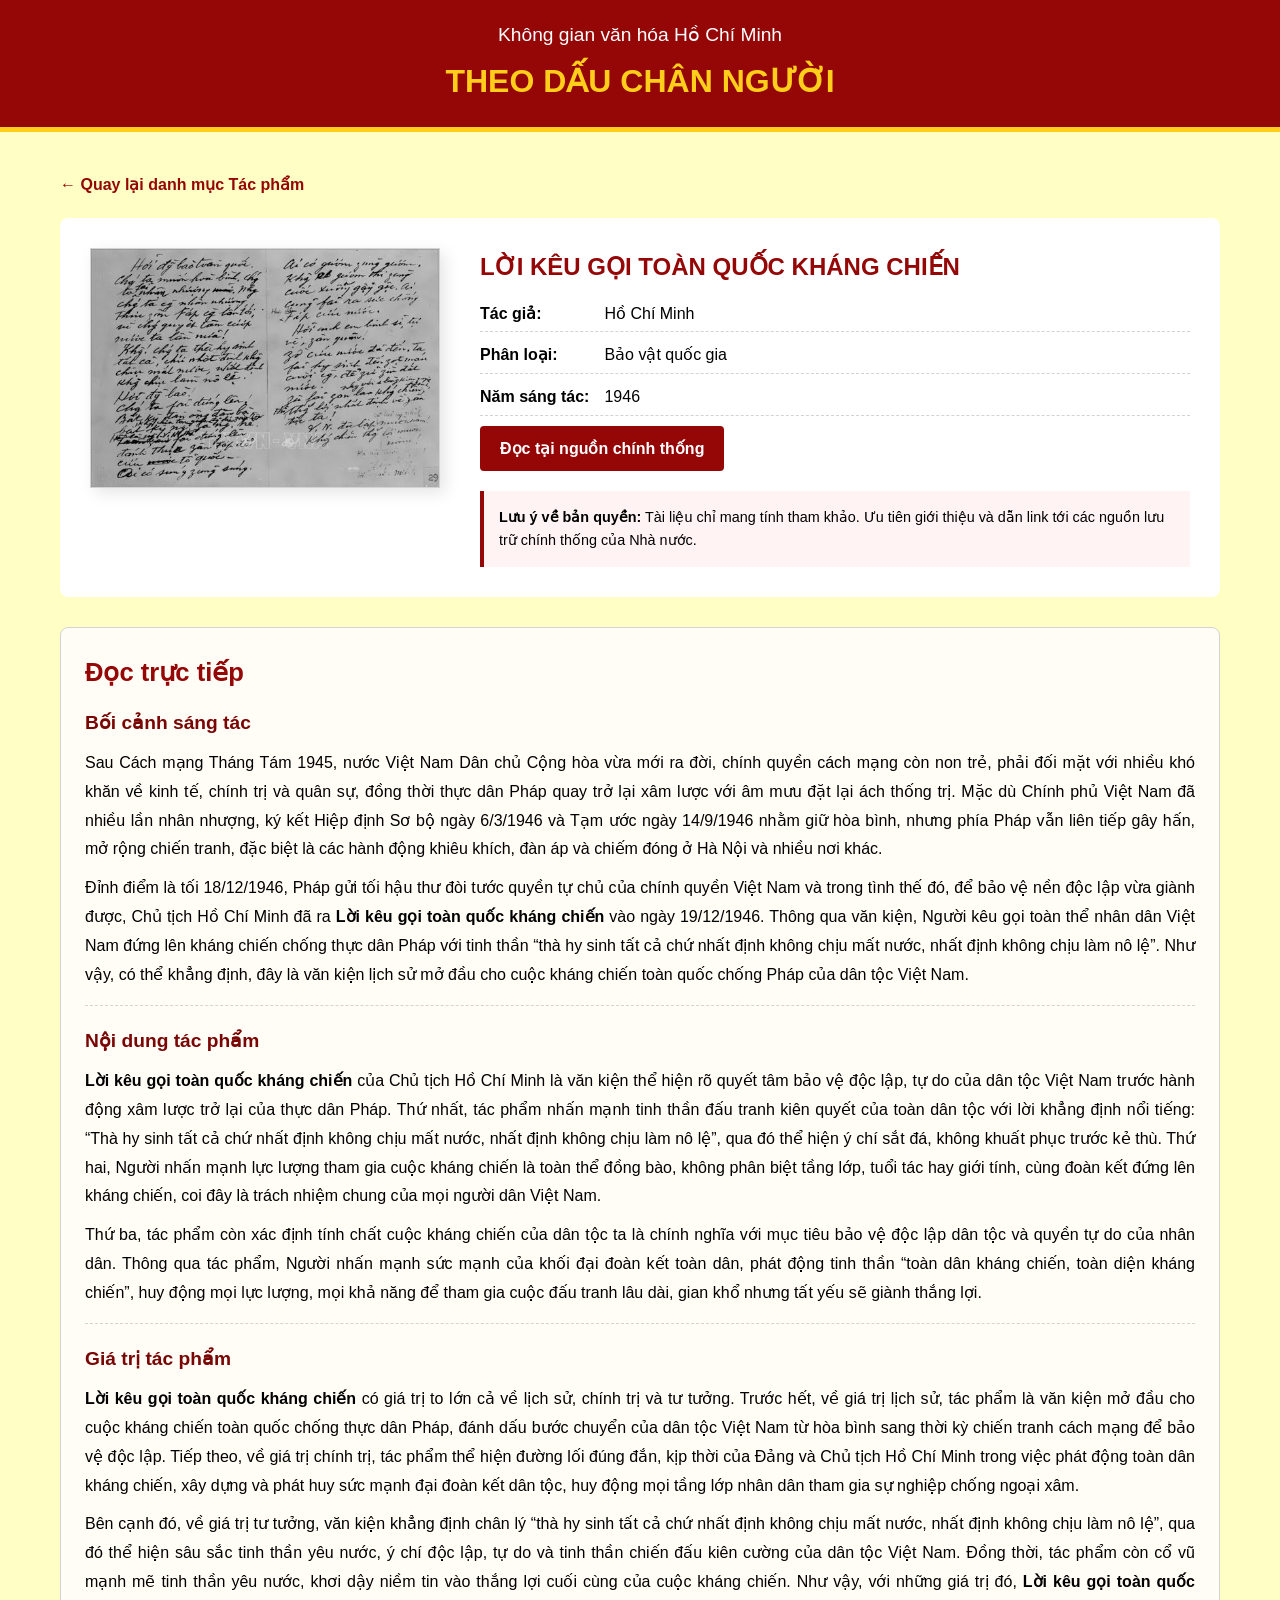
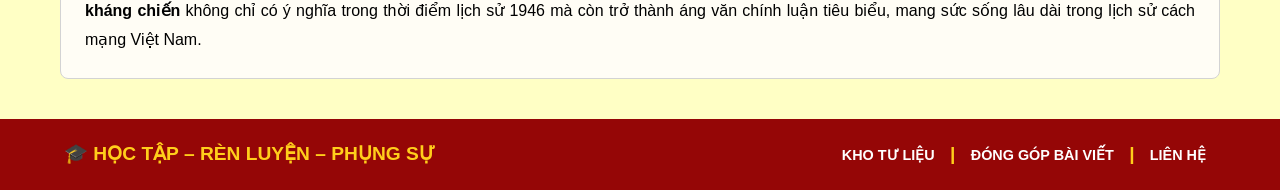
<file: tac_pham/loi_kieu_goi_toan_quoc_khang_chien.html>
<!DOCTYPE html>
<html lang="vi">
<head>
    <meta charset="UTF-8">
    <meta name="viewport" content="width=device-width, initial-scale=1.0">
    <title>Chi tiết tác phẩm - Theo dấu chân Người</title>
    <link rel="stylesheet" href="../style.css">
    <style>
        .book-detail {
            display: grid;
            grid-template-columns: 350px 1fr;
            gap: 40px;
            background: white;
            padding: 30px;
            border-radius: 8px;
        }
        @media (max-width: 768px) {
            .book-detail { grid-template-columns: 1fr; }
        }
        .book-cover img {
            width: 100%;
            border: 1px solid var(--divider);
            box-shadow: 5px 5px 15px rgba(0,0,0,0.1);
        }
        .book-info h2 { color: var(--main-red); margin-bottom: 15px; }
        .info-row { margin-bottom: 10px; border-bottom: 1px dashed var(--divider); padding-bottom: 5px; }
        .info-label { font-weight: bold; width: 120px; display: inline-block; }
        .copyright-note {
            background: #fff3f3;
            padding: 15px;
            border-left: 4px solid var(--main-red);
            margin-top: 20px;
            font-size: 0.9rem;
        }
        .direct-reading {
            margin-top: 30px;
            background: #fffdf5;
            border: 1px solid var(--divider);
            border-radius: 8px;
            padding: 24px;
        }
        .direct-reading h3 {
            color: var(--main-red);
            margin-bottom: 15px;
            font-size: 1.6rem;
        }
        .reading-section {
            margin-bottom: 20px;
            padding-bottom: 16px;
            border-bottom: 1px dashed var(--divider);
        }
        .reading-section:last-child {
            margin-bottom: 0;
            padding-bottom: 0;
            border-bottom: none;
        }
        .reading-section h4 {
            color: #7a0505;
            margin-bottom: 10px;
            font-size: 1.2rem;
        }
        .reading-section p {
            text-align: justify;
            line-height: 1.8;
            margin-bottom: 10px;
        }
        .reading-section p:last-child {
            margin-bottom: 0;
        }
    </style>
</head>
<body>

    <header>
        <h1>Không gian văn hóa Hồ Chí Minh</h1>
        <h2>Theo dấu chân Người</h2>
    </header>

    <div class="container">
        <a href="../tac_pham.html" class="back-link" style="display: inline-block; margin-bottom: 20px; color: var(--main-red); text-decoration: none; font-weight: bold;">← Quay lại danh mục Tác phẩm</a>
        
        <div class="book-detail">
            <div class="book-cover">
                <img src="../img/loikeugoitoanquockhangchien.jpg" alt="Bìa sách Lời kêu gọi toàn quốc kháng chiến">
            </div>
            <div class="book-info">
                <h2> LỜI KÊU GỌI TOÀN QUỐC KHÁNG CHIẾN </h2>
                <div class="info-row"><span class="info-label">Tác giả:</span> Hồ Chí Minh</div>
                <div class="info-row"><span class="info-label">Phân loại:</span> Bảo vật quốc gia</div>
                <div class="info-row"><span class="info-label">Năm sáng tác:</span> 1946 </div>
                
                <!-- <p style="margin: 20px 0; text-align: justify;">
                    Tập thơ gồm 133 bài thơ bằng chữ Hán, phản ánh tâm hồn cao đẹp, nghị lực phi thường và trí tuệ anh minh của Người trong thời gian bị chính quyền Tưởng Giới Thạch giam cầm.
                </p> -->

                <a href="Tư liệu về Lời kêu gọi toàn quốc kháng chiến" target="_blank" class="btn">Đọc tại nguồn chính thống</a>

                <div class="copyright-note">
                    <strong>Lưu ý về bản quyền:</strong> Tài liệu chỉ mang tính tham khảo. Ưu tiên giới thiệu và dẫn link tới các nguồn lưu trữ chính thống của Nhà nước.
                </div>
            </div>
        </div>

        <section class="direct-reading">
            <h3>Đọc trực tiếp</h3>

            <article class="reading-section">
                <h4>Bối cảnh sáng tác</h4>
                <p>
                    Sau Cách mạng Tháng Tám 1945, nước Việt Nam Dân chủ Cộng hòa vừa mới ra đời, chính quyền cách mạng còn non trẻ, phải đối mặt với nhiều khó khăn về kinh tế, chính trị và quân sự, đồng thời thực dân Pháp quay trở lại xâm lược với âm mưu đặt lại ách thống trị. Mặc dù Chính phủ Việt Nam đã nhiều lần nhân nhượng, ký kết Hiệp định Sơ bộ ngày 6/3/1946 và Tạm ước ngày 14/9/1946 nhằm giữ hòa bình, nhưng phía Pháp vẫn liên tiếp gây hấn, mở rộng chiến tranh, đặc biệt là các hành động khiêu khích, đàn áp và chiếm đóng ở Hà Nội và nhiều nơi khác.
                </p>
                <p>
                    Đỉnh điểm là tối 18/12/1946, Pháp gửi tối hậu thư đòi tước quyền tự chủ của chính quyền Việt Nam và trong tình thế đó, để bảo vệ nền độc lập vừa giành được, Chủ tịch Hồ Chí Minh đã ra <strong>Lời kêu gọi toàn quốc kháng chiến</strong> vào ngày 19/12/1946. Thông qua văn kiện, Người kêu gọi toàn thể nhân dân Việt Nam đứng lên kháng chiến chống thực dân Pháp với tinh thần “thà hy sinh tất cả chứ nhất định không chịu mất nước, nhất định không chịu làm nô lệ”. Như vậy, có thể khẳng định, đây là văn kiện lịch sử mở đầu cho cuộc kháng chiến toàn quốc chống Pháp của dân tộc Việt Nam.
                </p>
            </article>

            <article class="reading-section">
                <h4>Nội dung tác phẩm</h4>
                <p>
                    <strong>Lời kêu gọi toàn quốc kháng chiến</strong> của Chủ tịch Hồ Chí Minh là văn kiện thể hiện rõ quyết tâm bảo vệ độc lập, tự do của dân tộc Việt Nam trước hành động xâm lược trở lại của thực dân Pháp. Thứ nhất, tác phẩm nhấn mạnh tinh thần đấu tranh kiên quyết của toàn dân tộc với lời khẳng định nổi tiếng: “Thà hy sinh tất cả chứ nhất định không chịu mất nước, nhất định không chịu làm nô lệ”, qua đó thể hiện ý chí sắt đá, không khuất phục trước kẻ thù. Thứ hai, Người nhấn mạnh lực lượng tham gia cuộc kháng chiến là toàn thể đồng bào, không phân biệt tầng lớp, tuổi tác hay giới tính, cùng đoàn kết đứng lên kháng chiến, coi đây là trách nhiệm chung của mọi người dân Việt Nam.
                </p>
                <P> 
                    Thứ ba, tác phẩm còn xác định tính chất cuộc kháng chiến của dân tộc ta là chính nghĩa với mục tiêu bảo vệ độc lập dân tộc và quyền tự do của nhân dân. Thông qua tác phẩm, Người nhấn mạnh sức mạnh của khối đại đoàn kết toàn dân, phát động tinh thần “toàn dân kháng chiến, toàn diện kháng chiến”, huy động mọi lực lượng, mọi khả năng để tham gia cuộc đấu tranh lâu dài, gian khổ nhưng tất yếu sẽ giành thắng lợi.
                </P>
            </article>

            <article class="reading-section">
                <h4>Giá trị tác phẩm</h4>
                <p>
                    <strong>Lời kêu gọi toàn quốc kháng chiến</strong> có giá trị to lớn cả về lịch sử, chính trị và tư tưởng. Trước hết, về giá trị lịch sử, tác phẩm là văn kiện mở đầu cho cuộc kháng chiến toàn quốc chống thực dân Pháp, đánh dấu bước chuyển của dân tộc Việt Nam từ hòa bình sang thời kỳ chiến tranh cách mạng để bảo vệ độc lập. Tiếp theo, về giá trị chính trị, tác phẩm thể hiện đường lối đúng đắn, kịp thời của Đảng và Chủ tịch Hồ Chí Minh trong việc phát động toàn dân kháng chiến, xây dựng và phát huy sức mạnh đại đoàn kết dân tộc, huy động mọi tầng lớp nhân dân tham gia sự nghiệp chống ngoại xâm.
                </p>
                <p>
                    Bên cạnh đó, về giá trị tư tưởng, văn kiện khẳng định chân lý “thà hy sinh tất cả chứ nhất định không chịu mất nước, nhất định không chịu làm nô lệ”, qua đó thể hiện sâu sắc tinh thần yêu nước, ý chí độc lập, tự do và tinh thần chiến đấu kiên cường của dân tộc Việt Nam. Đồng thời, tác phẩm còn cổ vũ mạnh mẽ tinh thần yêu nước, khơi dậy niềm tin vào thắng lợi cuối cùng của cuộc kháng chiến. Như vậy, với những giá trị đó, <strong>Lời kêu gọi toàn quốc kháng chiến</strong> không chỉ có ý nghĩa trong thời điểm lịch sử 1946 mà còn trở thành áng văn chính luận tiêu biểu, mang sức sống lâu dài trong lịch sử cách mạng Việt Nam.
                </p>
            </article>
        </section>
    </div>

    <footer class="main-footer">
        <div class="footer-left">
            <span>🎓 HỌC TẬP – RÈN LUYỆN – PHỤNG SỰ</span>
        </div>
        <div class="footer-right">
            <a href="#">Kho tư liệu</a> | 
            <a href="https://www.facebook.com/DoanHoiNBH.hcmussh">Đóng góp bài viết</a> | 
            <a href="mailto:dtn.nhatbanhoc@hcmussh.edu.vn">Liên hệ</a>
        </div>
    </footer>

</body>
</html>
</file>
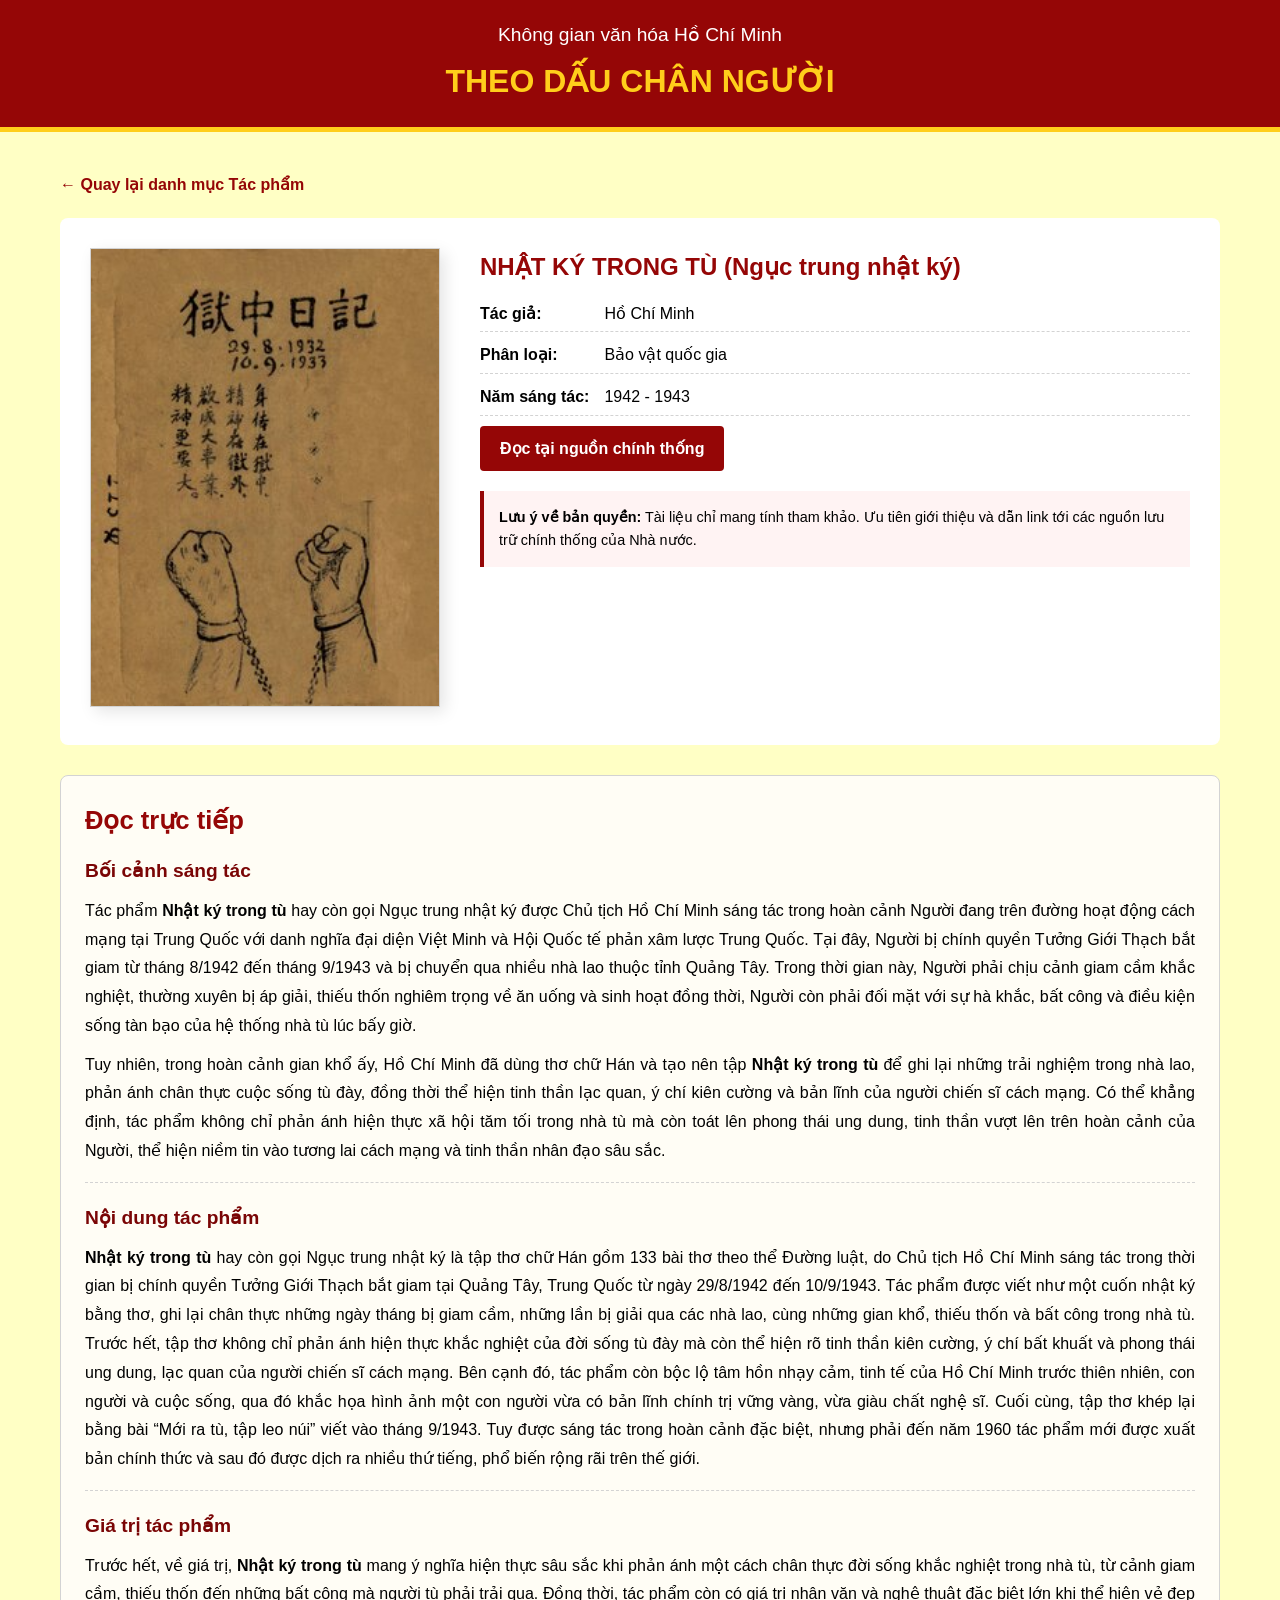
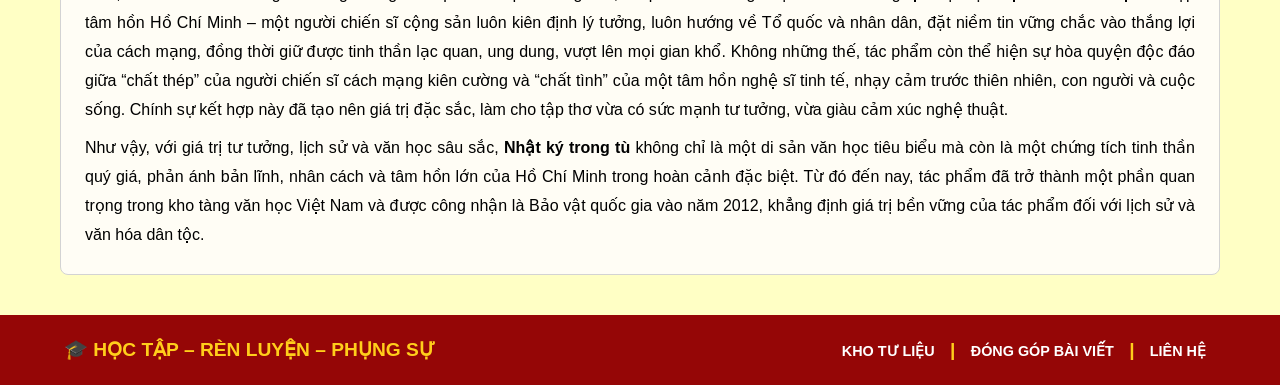
<file: tac_pham/nhat_ky_trong_tu.html>
<!DOCTYPE html>
<html lang="vi">
<head>
    <meta charset="UTF-8">
    <meta name="viewport" content="width=device-width, initial-scale=1.0">
    <title>Chi tiết tác phẩm - Theo dấu chân Người</title>
    <link rel="stylesheet" href="../style.css">
    <style>
        .book-detail {
            display: grid;
            grid-template-columns: 350px 1fr;
            gap: 40px;
            background: white;
            padding: 30px;
            border-radius: 8px;
        }
        @media (max-width: 768px) {
            .book-detail { grid-template-columns: 1fr; }
        }
        .book-cover img {
            width: 100%;
            border: 1px solid var(--divider);
            box-shadow: 5px 5px 15px rgba(0,0,0,0.1);
        }
        .book-info h2 { color: var(--main-red); margin-bottom: 15px; }
        .info-row { margin-bottom: 10px; border-bottom: 1px dashed var(--divider); padding-bottom: 5px; }
        .info-label { font-weight: bold; width: 120px; display: inline-block; }
        .copyright-note {
            background: #fff3f3;
            padding: 15px;
            border-left: 4px solid var(--main-red);
            margin-top: 20px;
            font-size: 0.9rem;
        }
        .direct-reading {
            margin-top: 30px;
            background: #fffdf5;
            border: 1px solid var(--divider);
            border-radius: 8px;
            padding: 24px;
        }
        .direct-reading h3 {
            color: var(--main-red);
            margin-bottom: 15px;
            font-size: 1.6rem;
        }
        .reading-section {
            margin-bottom: 20px;
            padding-bottom: 16px;
            border-bottom: 1px dashed var(--divider);
        }
        .reading-section:last-child {
            margin-bottom: 0;
            padding-bottom: 0;
            border-bottom: none;
        }
        .reading-section h4 {
            color: #7a0505;
            margin-bottom: 10px;
            font-size: 1.2rem;
        }
        .reading-section p {
            text-align: justify;
            line-height: 1.8;
            margin-bottom: 10px;
        }
        .reading-section p:last-child {
            margin-bottom: 0;
        }
    </style>
</head>
<body>

    <header>
        <h1>Không gian văn hóa Hồ Chí Minh</h1>
        <h2>Theo dấu chân Người</h2>
    </header>

    <div class="container">
        <a href="../tac_pham.html" class="back-link" style="display: inline-block; margin-bottom: 20px; color: var(--main-red); text-decoration: none; font-weight: bold;">← Quay lại danh mục Tác phẩm</a>
        
        <div class="book-detail">
            <div class="book-cover">
                <img src="../img/nhatkytrongtu.png" alt="Bìa sách Nhật ký trong tù">
            </div>
            <div class="book-info">
                <h2>NHẬT KÝ TRONG TÙ (Ngục trung nhật ký)</h2>
                <div class="info-row"><span class="info-label">Tác giả:</span> Hồ Chí Minh</div>
                <div class="info-row"><span class="info-label">Phân loại:</span> Bảo vật quốc gia</div>
                <div class="info-row"><span class="info-label">Năm sáng tác:</span> 1942 - 1943</div>
                
                <!-- <p style="margin: 20px 0; text-align: justify;">
                    Tập thơ gồm 133 bài thơ bằng chữ Hán, phản ánh tâm hồn cao đẹp, nghị lực phi thường và trí tuệ anh minh của Người trong thời gian bị chính quyền Tưởng Giới Thạch giam cầm.
                </p> -->

                <a href="https://sonoivu.hochiminhcity.gov.vn/documents/20197/109501/Nhat+Ky+Trong+Tu.pdf/fdc56a56-16d4-4e9b-b05a-253d28a1f255" target="_blank" class="btn">Đọc tại nguồn chính thống</a>

                <div class="copyright-note">
                    <strong>Lưu ý về bản quyền:</strong> Tài liệu chỉ mang tính tham khảo. Ưu tiên giới thiệu và dẫn link tới các nguồn lưu trữ chính thống của Nhà nước.
                </div>
            </div>
        </div>

        <section class="direct-reading">
            <h3>Đọc trực tiếp</h3>

            <article class="reading-section">
                <h4>Bối cảnh sáng tác</h4>
                <p>
                    Tác phẩm <strong>Nhật ký trong tù</strong> hay còn gọi Ngục trung nhật ký được Chủ tịch Hồ Chí Minh sáng tác trong hoàn cảnh Người đang trên đường hoạt động cách mạng tại Trung Quốc với danh nghĩa đại diện Việt Minh và Hội Quốc tế phản xâm lược Trung Quốc. 
                    Tại đây, Người bị chính quyền Tưởng Giới Thạch bắt giam từ tháng 8/1942 đến tháng 9/1943 và bị chuyển qua nhiều nhà lao thuộc tỉnh Quảng Tây. Trong thời gian này, Người phải chịu cảnh giam cầm khắc nghiệt, thường xuyên bị áp giải, thiếu thốn nghiêm trọng về ăn uống và sinh hoạt đồng thời, Người còn phải đối mặt với sự hà khắc, bất công và điều kiện sống tàn bạo của hệ thống nhà tù lúc bấy giờ. 
                </p>
                <p>
                    Tuy nhiên, trong hoàn cảnh gian khổ ấy, Hồ Chí Minh đã dùng thơ chữ Hán và tạo nên tập <strong>Nhật ký trong tù</strong> để ghi lại những trải nghiệm trong nhà lao, phản ánh chân thực cuộc sống tù đày, đồng thời thể hiện tinh thần lạc quan, ý chí kiên cường và bản lĩnh của người chiến sĩ cách mạng. 
                    Có thể khẳng định, tác phẩm không chỉ phản ánh hiện thực xã hội tăm tối trong nhà tù mà còn toát lên phong thái ung dung, tinh thần vượt lên trên hoàn cảnh của Người, thể hiện niềm tin vào tương lai cách mạng và tinh thần nhân đạo sâu sắc.
                </p>
            </article>

            <article class="reading-section">
                <h4>Nội dung tác phẩm</h4>
                <p>
                    <strong>Nhật ký trong tù</strong> hay còn gọi Ngục trung nhật ký là tập thơ chữ Hán gồm 133 bài thơ theo thể Đường luật, do Chủ tịch Hồ Chí Minh sáng tác trong thời gian bị chính quyền Tưởng Giới Thạch bắt giam tại Quảng Tây, Trung Quốc từ ngày 29/8/1942 đến 10/9/1943. 
                    Tác phẩm được viết như một cuốn nhật ký bằng thơ, ghi lại chân thực những ngày tháng bị giam cầm, những lần bị giải qua các nhà lao, cùng những gian khổ, thiếu thốn và bất công trong nhà tù. 
                    Trước hết, tập thơ không chỉ phản ánh hiện thực khắc nghiệt của đời sống tù đày mà còn thể hiện rõ tinh thần kiên cường, ý chí bất khuất và phong thái ung dung, lạc quan của người chiến sĩ cách mạng. Bên cạnh đó, tác phẩm còn bộc lộ tâm hồn nhạy cảm, tinh tế của Hồ Chí Minh trước thiên nhiên, con người và cuộc sống, qua đó khắc họa hình ảnh một con người vừa có bản lĩnh chính trị vững vàng, vừa giàu chất nghệ sĩ. Cuối cùng, tập thơ khép lại bằng bài “Mới ra tù, tập leo núi” viết vào tháng 9/1943. Tuy được sáng tác trong hoàn cảnh đặc biệt, nhưng phải đến năm 1960 tác phẩm mới được xuất bản chính thức và sau đó được dịch ra nhiều thứ tiếng, phổ biến rộng rãi trên thế giới.
                </p>
            </article>

            <article class="reading-section">
                <h4>Giá trị tác phẩm</h4>
                <p>
                    Trước hết, về giá trị, <strong>Nhật ký trong tù</strong> mang ý nghĩa hiện thực sâu sắc khi phản ánh một cách chân thực đời sống khắc nghiệt trong nhà tù, từ cảnh giam cầm, thiếu thốn đến những bất công mà người tù phải trải qua. Đồng thời, tác phẩm còn có giá trị nhân văn và nghệ thuật đặc biệt lớn khi thể hiện vẻ đẹp tâm hồn Hồ Chí Minh – một người chiến sĩ cộng sản luôn kiên định lý tưởng, luôn hướng về Tổ quốc và nhân dân, đặt niềm tin vững chắc vào thắng lợi của cách mạng, đồng thời giữ được tinh thần lạc quan, ung dung, vượt lên mọi gian khổ. Không những thế, tác phẩm còn thể hiện sự hòa quyện độc đáo giữa “chất thép” của người chiến sĩ cách mạng kiên cường và “chất tình” của một tâm hồn nghệ sĩ tinh tế, nhạy cảm trước thiên nhiên, con người và cuộc sống. 
                    Chính sự kết hợp này đã tạo nên giá trị đặc sắc, làm cho tập thơ vừa có sức mạnh tư tưởng, vừa giàu cảm xúc nghệ thuật.
                </p>
                <p>
                    Như vậy, với giá trị tư tưởng, lịch sử và văn học sâu sắc, <strong>Nhật ký trong tù</strong> không chỉ là một di sản văn học tiêu biểu mà còn là một chứng tích tinh thần quý giá, phản ánh bản lĩnh, nhân cách và tâm hồn lớn của Hồ Chí Minh trong hoàn cảnh đặc biệt. 
                    Từ đó đến nay, tác phẩm đã trở thành một phần quan trọng trong kho tàng văn học Việt Nam và được công nhận là Bảo vật quốc gia vào năm 2012, khẳng định giá trị bền vững của tác phẩm đối với lịch sử và văn hóa dân tộc.
                </p>
            </article>
        </section>
    </div>

    <footer class="main-footer">
        <div class="footer-left">
            <span>🎓 HỌC TẬP – RÈN LUYỆN – PHỤNG SỰ</span>
        </div>
        <div class="footer-right">
            <a href="#">Kho tư liệu</a> | 
            <a href="https://www.facebook.com/DoanHoiNBH.hcmussh">Đóng góp bài viết</a> | 
            <a href="mailto:dtn.nhatbanhoc@hcmussh.edu.vn">Liên hệ</a>
        </div>
    </footer>

</body>
</html>
</file>
<file: style.css>
/* style.css */
:root {
    --main-red: #950606;
    --accent-yellow: #FFCE1B;
    --bg-main: #FFFFC5;
    --bg-alt: #FDFBD4;
    --divider: #D3D3D3;
    --text-main: #000000;
}

* {
    margin: 0;
    padding: 0;
    box-sizing: border-box;
    font-family: 'Segoe UI', Tahoma, Geneva, Verdana, sans-serif; /* Có thể thay bằng font Serif cho tiêu đề theo concept */
}

body {
    background-color: var(--bg-main);
    color: var(--text-main);
    line-height: 1.6;
}

/* Header & Menu */
header {
    background-color: var(--main-red);
    color: white;
    text-align: center;
    padding: 20px 10px;
    border-bottom: 5px solid var(--accent-yellow);
}

header h1 {
    font-size: 1.2rem;
    font-weight: normal;
    margin-bottom: 5px;
}

header h2 {
    font-size: 2rem;
    color: var(--accent-yellow);
    text-transform: uppercase;
}

nav {
    background-color: #7a0505;
    display: flex;
    justify-content: center;
    gap: 30px;
    padding: 15px;
}

nav a {
    color: white;
    text-decoration: none;
    font-weight: bold;
    text-transform: uppercase;
    transition: color 0.3s;
}

nav a:hover {
    color: var(--accent-yellow);
}

/* Banner & Intro */
.banner {
    background-color: var(--bg-alt);
    text-align: center;
    padding: 40px 20px;
    border-bottom: 1px solid var(--divider);
}

.banner img {
    max-width: 100%;
    height: auto;
    border-radius: 8px;
    margin-bottom: 15px;
}

.banner h3 {
    color: var(--main-red);
    font-size: 1.8rem;
    margin-bottom: 10px;
}

/* Container & Cards (Không gian trưng bày số) */
.container {
    max-width: 1200px;
    margin: 40px auto;
    padding: 0 20px;
}

.section-title {
    text-align: center;
    color: var(--main-red);
    margin-bottom: 30px;
    font-size: 2rem;
    text-transform: uppercase;
    border-bottom: 2px solid var(--accent-yellow);
    display: inline-block;
    padding-bottom: 10px;
}

.grid-2 {
    display: grid;
    grid-template-columns: repeat(auto-fit, minmax(300px, 1fr));
    gap: 30px;
}

.grid-3 {
    display: grid;
    grid-template-columns: repeat(auto-fit, minmax(250px, 1fr));
    gap: 20px;
}

.card {
    background: white;
    border: 1px solid var(--divider);
    border-radius: 8px;
    overflow: hidden;
    box-shadow: 0 4px 6px rgba(0,0,0,0.05);
    transition: transform 0.3s;
    display: flex;
    flex-direction: column;
}

.card:hover {
    transform: translateY(-5px);
    box-shadow: 0 6px 12px rgba(0,0,0,0.1);
}

.card img {
    width: 100%;
    height: 200px;
    object-fit: cover;
}

.card-content {
    padding: 20px;
    flex-grow: 1;
    display: flex;
    flex-direction: column;
}

.card-title {
    color: var(--main-red);
    font-size: 1.2rem;
    margin-bottom: 10px;
}

.card-desc {
    font-size: 0.95rem;
    margin-bottom: 20px;
    flex-grow: 1;
}

.btn {
    background-color: var(--main-red);
    color: white;
    text-decoration: none;
    padding: 10px 20px;
    border-radius: 4px;
    text-align: center;
    font-weight: bold;
    display: inline-block;
    transition: background 0.3s;
}

.btn:hover {
    background-color: var(--accent-yellow);
    color: var(--main-red);
}

/* Footer */
footer {
    background-color: var(--main-red);
    color: var(--accent-yellow);
    text-align: center;
    padding: 20px;
    font-size: 1.5rem;
    font-weight: bold;
    text-transform: uppercase;
    margin-top: 50px;
}

/* Typography bổ sung cho nội dung bài viết */
.article-body h4 {
    color: var(--main-red);
    margin: 25px 0 10px 0;
    font-size: 1.3rem;
}

/* Nút quay lại tinh tế */
.back-link:hover {
    text-decoration: underline;
    color: #ce0808;
}

/* Tối ưu hiển thị cho mobile */
@media (max-width: 600px) {
    header h2 { font-size: 1.5rem; }
    .article-content { padding: 20px; }
}

/* =========================================
   CẬP NHẬT CSS CHO TRANG CHỦ THEO ẢNH MỚI 
========================================= */

/* Header Mới */
.main-header {
    background-color: var(--main-red);
    display: flex;
    justify-content: space-between;
    align-items: center;
    padding: 10px 40px;
    border-bottom: none;
}

.logo {
    display: flex;
    align-items: center;
    gap: 12px;
    color: var(--accent-yellow);
    font-family: serif;
}

.logo img {
    width: clamp(56px, 5vw, 72px);
    height: clamp(56px, 5vw, 72px);
    object-fit: cover;
    border-radius: 4px;
    box-shadow: 0 3px 10px rgba(0, 0, 0, 0.22);
}

.logo-text {
    font-size: clamp(1.1rem, 1.35vw, 1.35rem);
    line-height: 1.1;
    color: #fff;
    font-weight: 600;
}

.logo-text .highlight {
    display: inline-block;
    margin-top: 2px;
    font-size: clamp(1.8rem, 2.7vw, 2.25rem);
    color: var(--accent-yellow);
    font-weight: 800;
    font-style: italic;
}

.main-nav { background: transparent; padding: 0; }
.main-nav a { font-size: 0.9rem; font-weight: bold; }
.main-nav a.active { color: var(--accent-yellow); }

.search-box { display: flex; background: white; border-radius: 20px; overflow: hidden; padding: 2px 10px; }
.search-box input { border: none; outline: none; padding: 5px; width: 150px; }
.search-box button { background: none; border: none; cursor: pointer; }

/* Hero Slider (Khu vực chuyển cảnh) */
.hero-slider {
    position: relative; 
    width: 100%; 
    min-height: 550px; /* Đổi height thành min-height để linh hoạt hơn */
    padding-bottom: 80px; /* Tạo không gian phía dưới cho card đè lên không bị vướng chữ */
    background: linear-gradient(to bottom, #fdfbd4 0%, #e8dcb3 100%); 
    overflow: hidden;
    display: flex; /* Căn giữa toàn bộ slider theo chiều dọc */
    align-items: center;
}

.slide-content { 
    max-width: 1200px; 
    width: 100%; 
    padding: 0 5%; 
    display: flex; 
    align-items: center;
    margin: 0 auto; /* Đảm bảo luôn canh giữa màn hình */
}

/* Sửa lại layout 1 để ảnh và chữ sát nhau hơn */
.slide-layout-1 { 
    justify-content: center; /* Gôm ảnh và chữ vào giữa */
    gap: 60px; /* Giữ khoảng cách cố định 60px giữa ảnh và chữ */
}

.slide-image-left img, .slide-image-right img { 
    height: 380px; /* Chỉnh chiều cao ảnh vừa phải để cân bằng với text */
    object-fit: contain; 
}

.slide-text-center { 
    text-align: center; 
    max-width: 600px; /* Khống chế độ rộng tối đa của chữ để không bị bè ngang */
}

.slide {
    position: absolute;
    top: 0; left: 0; width: 100%; height: 100%;
    opacity: 0;
    transition: opacity 1s ease-in-out; /* Hiệu ứng mờ dần trong 1 giây */
    z-index: 0;
    display: flex;
    align-items: center;
    justify-content: center;
}

.slide.active {
    opacity: 1;
    z-index: 1;
}

/* Layout Slide 1 */
.slide-layout-1 { justify-content: space-between; }
.slide-image-left img { height: 450px; object-fit: contain; }
.slide-text-center { text-align: center; flex-grow: 1; }

/* Layout Slide 2 */
.slide-layout-2 { justify-content: space-between; padding-top: 40px;}
.slide-text-left { width: 50%; }
.slide-image-right img { height: 450px; object-fit: contain; }

/* Typography cho Slide */
.title-main { color: var(--main-red); font-size: 2.5rem; text-transform: uppercase; margin-bottom: 5px; font-family: serif;}
.title-sub { font-size: 1.2rem; color: #555; margin-bottom: 15px; }
.desc { font-size: 1.1rem; margin-bottom: 20px; }
.text-left { text-align: left; }
.text-justify { text-align: justify; line-height: 1.8;}
.quote { color: var(--main-red); font-style: italic; font-weight: bold; }
.lotus-icon { font-size: 2rem; color: var(--main-red); margin-top: 10px; }

/* Khối Cards nổi đè lên Banner */
.overlap-cards {
    margin-top: -80px; /* Đẩy khối này lên trên đè vào banner */
    position: relative;
    z-index: 10;
}

.feature-card {
    flex-direction: row; /* Xếp icon và chữ ngang nhau */
    align-items: center;
    padding: 30px;
    background: #fffcf0; /* Nền vàng kem nhạt */
    border: 1px solid #e0d5b5;
    border-radius: 12px;
}

.card-icon {
    font-size: 3rem;
    padding: 20px;
    background: #f8edcc;
    border-radius: 50%;
    color: var(--main-red);
    margin-right: 20px;
}

.feature-card .card-content { text-align: left; padding: 0; }
.btn-dark-red { background-color: var(--main-red); }

/* Footer Mới */
.main-footer {
    background-color: var(--main-red);
    color: var(--accent-yellow);
    display: flex;
    justify-content: space-between;
    align-items: center;
    padding: 15px 40px;
    margin-top: 40px;
}
.footer-right a {
    color: white;
    text-decoration: none;
    font-size: 0.9rem;
    margin: 0 10px;
}
.footer-right a:hover { color: var(--accent-yellow); }

/* =========================================
   CẬP NHẬT CSS CHO TRANG KÝ SỰ
========================================= */

/* Khu vực tiêu đề trang */
.page-title-section {
    text-align: center;
    padding: 40px 20px 20px;
}

.page-title-section h2 {
    color: var(--main-red);
    font-size: 2.2rem;
    text-transform: uppercase;
    margin-bottom: 15px;
    font-family: serif;
}

.page-title-section p {
    font-size: 1.1rem;
    color: #444;
    line-height: 1.6;
}

/* Thanh bộ lọc (Tabs) */
.filter-tabs {
    display: flex;
    justify-content: center;
    flex-wrap: wrap;
    gap: 15px;
    margin: 20px auto 40px;
    max-width: 900px;
}

.tab-btn {
    background-color: #fcf4db; /* Màu nền be nhạt */
    color: #333;
    border: 1px solid #e5d8b0;
    padding: 10px 25px;
    border-radius: 8px;
    font-size: 1.05rem;
    font-weight: bold;
    cursor: pointer;
    transition: all 0.3s ease;
}

.tab-btn.active, .tab-btn:hover {
    background-color: var(--main-red);
    color: white;
    border-color: var(--main-red);
}

/* Danh sách bài viết dạng khối ngang */
.article-list {
    max-width: 900px; /* Giới hạn độ rộng để danh sách nằm giữa màn hình */
    margin: 0 auto 50px auto;
    display: flex;
    flex-direction: column;
    gap: 25px;
}

.horizontal-card {
    background: #fffdf5;
    border: 1px solid #e5d8b0;
    border-radius: 12px;
    display: flex;
    padding: 20px;
    gap: 30px;
    transition: transform 0.3s ease, box-shadow 0.3s ease;
}

.horizontal-card:hover {
    transform: translateY(-3px);
    box-shadow: 0 6px 15px rgba(0, 0, 0, 0.08);
}

.horizontal-card img {
    width: 280px;
    height: 170px;
    object-fit: cover;
    border-radius: 8px;
    flex-shrink: 0; /* Đảm bảo ảnh không bị bóp méo khi màn hình nhỏ */
}

.card-body {
    flex-grow: 1;
    display: flex;
    flex-direction: column;
    justify-content: space-between;
}

.card-body h3 {
    color: #000;
    font-size: 1.4rem;
    margin-bottom: 12px;
}

.card-body p {
    color: #444;
    font-size: 1.05rem;
    line-height: 1.5;
}

.card-footer {
    display: flex;
    justify-content: space-between;
    align-items: flex-end;
}

.card-date {
    color: #777;
    font-size: 0.95rem;
}

.btn-dark-red {
    background-color: var(--main-red);
    border-radius: 8px;
    padding: 8px 25px;
}

/* Tối ưu cho giao diện Mobile/Tablet */
@media (max-width: 768px) {
    .horizontal-card {
        flex-direction: column;
        gap: 15px;
    }
    
    .horizontal-card img {
        width: 100%;
        height: auto;
    }
}
/* Class dùng để ẩn bài viết khi lọc */
.horizontal-card.hide-article {
    display: none !important;
}

body {
    background-color: var(--bg-main);
    color: var(--text-main);
    line-height: 1.6;
    overflow-x: hidden;
    /* Thêm 3 dòng dưới đây để ép Footer xuống đáy */
    display: flex;
    flex-direction: column;
    min-height: 100vh; 
}

/* Tìm class .main-footer và thêm margin-top: auto */
.main-footer {
    background: var(--main-red); 
    color: var(--accent-yellow); 
    padding: 20px 5%;
    display: flex; 
    justify-content: space-between; 
    align-items: center; 
    flex-wrap: wrap; 
    gap: 10px; 
    font-weight: bold;
    margin-top: auto; /* Lực đẩy tự động ép footer xuống sát đáy */
}

.overlap-cards { 
    margin-top: 24px; /* Giữ khoảng cách an toàn, không đè lên slider */
    position: relative; 
    z-index: 10; 
    margin-bottom: 60px; /* Giữ khoảng cách đẹp với Footer ở dưới */
}

/* Thêm khoảng trống ở đáy trang để nội dung không bị footer đè lên */
body {
    padding-bottom: 0; 
}

/* Footer chạy theo luồng tài liệu để tránh che nội dung */
footer {
    position: static;
    bottom: auto;
    left: auto;
    width: 100%;
    z-index: auto;
    
    /* Các thuộc tính cũ giữ nguyên */
    background-color: var(--main-red);
    color: var(--accent-yellow);
    text-align: center;
    padding: 15px 20px; /* Thu nhỏ padding lại một chút để không chiếm quá nhiều diện tích màn hình */
    font-size: 1.2rem;
    font-weight: bold;
    text-transform: uppercase;
    margin-top: 0;
}

/* ==============================
   SỬA CHỒNG LẤP & RESPONSIVE
============================== */

.hero-slider {
    min-height: clamp(640px, 70vw, 820px);
    padding-bottom: 24px;
}

.slide-layout-1,
.slide-layout-2 {
    gap: 48px;
}

.slide-image-left,
.slide-image-right {
    flex: 1;
    max-width: 520px;
}

.slide-image-left img,
.slide-image-right img {
    width: 100%;
    height: auto;
    object-fit: cover;
    aspect-ratio: 4 / 3;
    border-radius: 8px;
}

.slide-text-center,
.slide-text-left {
    flex: 1;
    max-width: 560px;
}

.slide-text-left {
    width: auto;
}

/* Mở rộng riêng cụm 2 thẻ ở trang chủ */
.overlap-cards.container {
    max-width: 1380px;
}

.overlap-cards .grid-2 {
    grid-template-columns: repeat(2, minmax(0, 1fr));
    gap: 36px;
}

@media (max-width: 1024px) {
    .main-header {
        padding: 10px 20px;
        flex-wrap: wrap;
        row-gap: 10px;
    }

    .overlap-cards.container {
        max-width: 1200px;
    }

    .main-nav {
        order: 3;
        width: 100%;
        justify-content: center;
        flex-wrap: wrap;
        gap: 14px;
    }

    .logo img {
        width: 58px;
        height: 58px;
    }

    .logo-text {
        font-size: 1.05rem;
    }

    .logo-text .highlight {
        font-size: 1.9rem;
    }

    .search-box {
        margin-left: auto;
    }

    .slide-layout-1,
    .slide-layout-2 {
        gap: 28px;
    }

    .title-main {
        font-size: 2rem;
    }
}

@media (max-width: 768px) {
    .logo {
        gap: 10px;
    }

    .logo img {
        width: 50px;
        height: 50px;
    }

    .logo-text {
        font-size: 0.98rem;
    }

    .logo-text .highlight {
        font-size: 1.6rem;
    }

    .hero-slider {
        min-height: auto;
        padding: 20px 0;
        overflow: visible;
    }

    .slide {
        position: relative;
        top: auto;
        left: auto;
        height: auto;
        opacity: 1;
        transition: none;
        display: none;
    }

    .slide.active {
        display: flex;
    }

    .slide-content {
        padding: 0 20px;
    }

    .slide-layout-1,
    .slide-layout-2 {
        flex-direction: column;
        align-items: center;
        justify-content: flex-start;
        gap: 18px;
        padding-top: 0;
    }

    .slide-text-center,
    .slide-text-left {
        width: 100%;
        max-width: 100%;
    }

    .text-left,
    .text-justify {
        text-align: left;
    }

    .title-main {
        font-size: 1.7rem;
    }

    .title-sub {
        font-size: 1rem;
    }

    .desc,
    .quote {
        font-size: 1rem;
    }

    .overlap-cards {
        margin-top: 20px;
        margin-bottom: 30px;
    }

    .grid-2 {
        grid-template-columns: 1fr;
        gap: 16px;
    }

    .feature-card {
        flex-direction: column;
        align-items: flex-start;
        padding: 20px;
    }

    .card-icon {
        margin-right: 0;
        margin-bottom: 12px;
    }

    .main-footer {
        justify-content: center;
        text-align: center;
        gap: 8px;
    }
}
</file>
